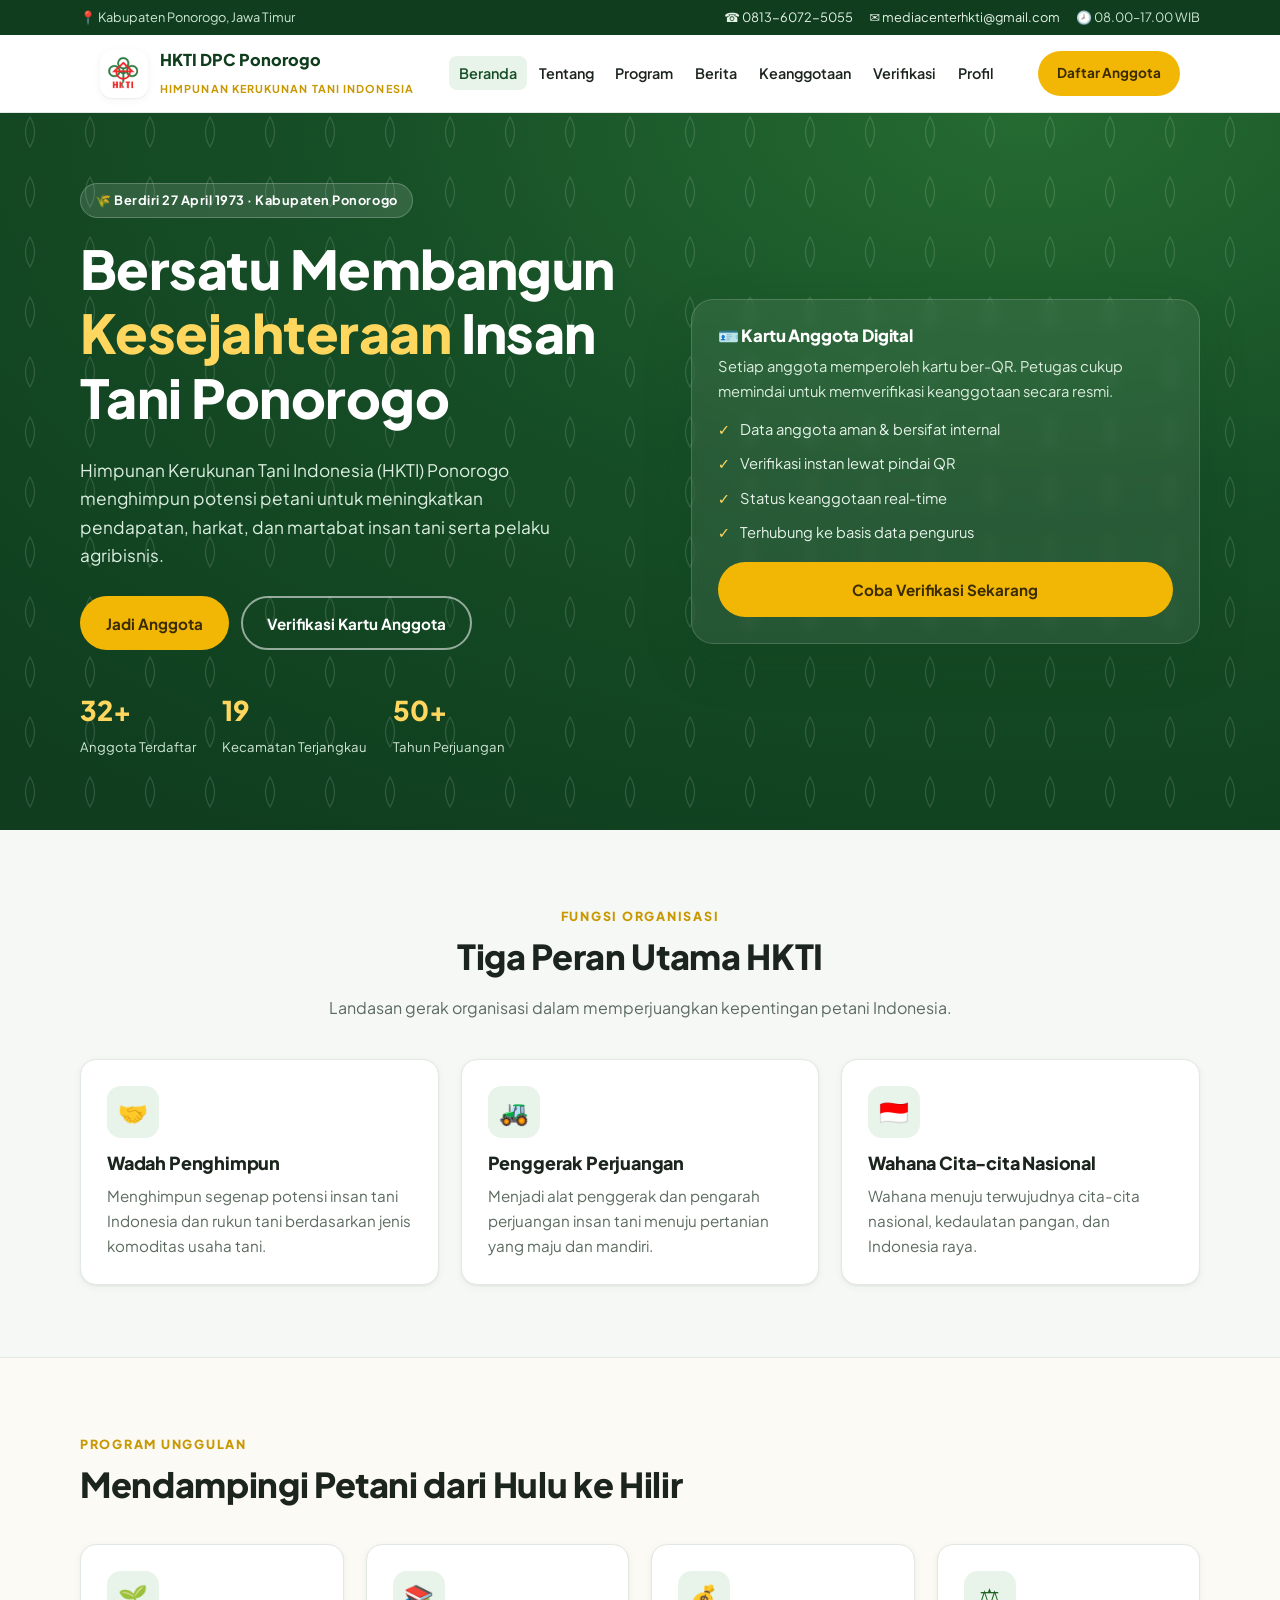
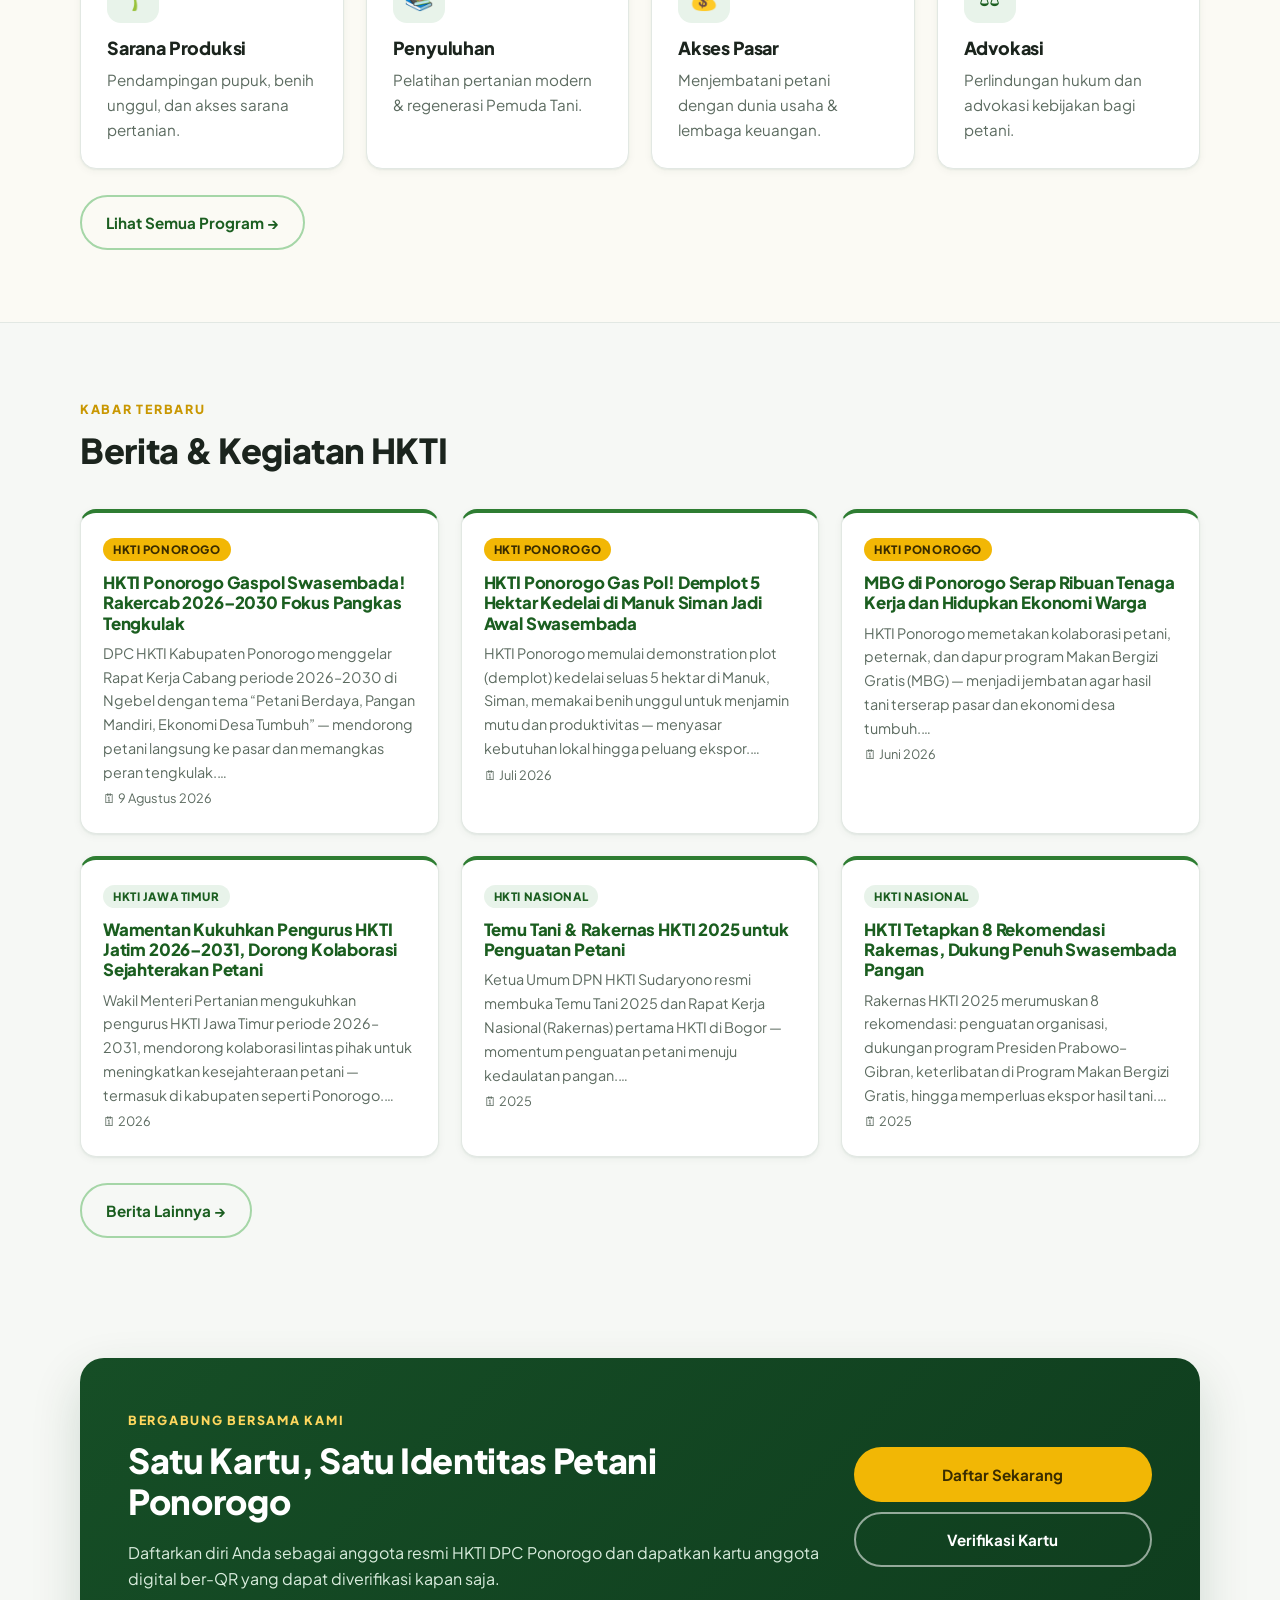
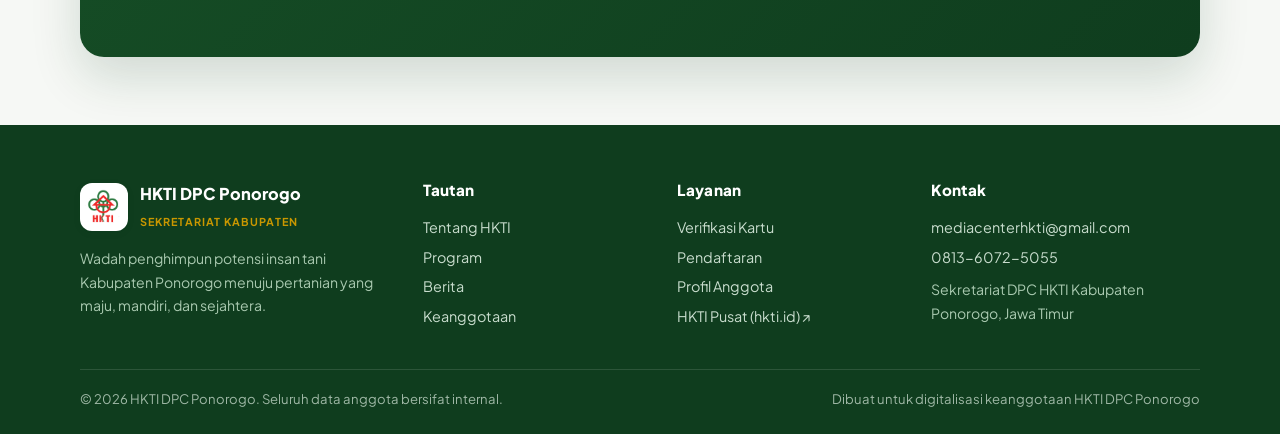
<file: index.html>
<!doctype html>
<html lang="id">
<head>
<meta charset="utf-8">
<meta name="viewport" content="width=device-width,initial-scale=1">
<title>HKTI DPC Ponorogo — Himpunan Kerukunan Tani Indonesia</title>
<meta name="description" content="Portal resmi HKTI Kabupaten Ponorogo. Wadah insan tani menuju pertanian maju, mandiri, dan sejahtera. Verifikasi kartu anggota digital.">
<link rel="preconnect" href="https://fonts.googleapis.com">
<link rel="preconnect" href="https://fonts.gstatic.com" crossorigin>
<link href="https://fonts.googleapis.com/css2?family=Plus+Jakarta+Sans:wght@400;500;600;700;800&display=swap" rel="stylesheet">
<link rel="stylesheet" href="assets/css/style.css">
</head>
<body data-page="index.html">
<header id="site-header"></header>

<!-- HERO -->
<section class="hero">
  <div class="container">
    <div>
      <span class="hero__eyebrow">🌾 Berdiri 27 April 1973 · Kabupaten Ponorogo</span>
      <h1>Bersatu Membangun <span>Kesejahteraan</span> Insan Tani Ponorogo</h1>
      <p>Himpunan Kerukunan Tani Indonesia (HKTI) Ponorogo menghimpun potensi petani untuk meningkatkan pendapatan, harkat, dan martabat insan tani serta pelaku agribisnis.</p>
      <div class="hero__actions">
        <a class="btn btn--gold" href="keanggotaan.html#daftar">Jadi Anggota</a>
        <a class="btn btn--ghost" href="verifikasi.html">Verifikasi Kartu Anggota</a>
      </div>
      <div class="hero__stats">
        <div class="hero__stat"><b id="stat-anggota">32+</b><span>Anggota Terdaftar</span></div>
        <div class="hero__stat"><b>19</b><span>Kecamatan Terjangkau</span></div>
        <div class="hero__stat"><b>50+</b><span>Tahun Perjuangan</span></div>
      </div>
    </div>
    <div class="hero__card">
      <h3>🪪 Kartu Anggota Digital</h3>
      <p style="color:#dcefe0;font-size:.92rem;margin:.4rem 0 0">Setiap anggota memperoleh kartu ber-QR. Petugas cukup memindai untuk memverifikasi keanggotaan secara resmi.</p>
      <ul>
        <li>Data anggota aman &amp; bersifat internal</li>
        <li>Verifikasi instan lewat pindai QR</li>
        <li>Status keanggotaan real-time</li>
        <li>Terhubung ke basis data pengurus</li>
      </ul>
      <a class="btn btn--gold btn--block" style="margin-top:18px" href="verifikasi.html">Coba Verifikasi Sekarang</a>
    </div>
  </div>
</section>

<!-- PILAR / FUNGSI -->
<section class="section">
  <div class="container">
    <div class="section-head center mx-auto center">
      <span class="eyebrow">Fungsi Organisasi</span>
      <h2>Tiga Peran Utama HKTI</h2>
      <p class="muted">Landasan gerak organisasi dalam memperjuangkan kepentingan petani Indonesia.</p>
    </div>
    <div class="grid g-3">
      <div class="card"><div class="card__icon">🤝</div><h3>Wadah Penghimpun</h3><p>Menghimpun segenap potensi insan tani Indonesia dan rukun tani berdasarkan jenis komoditas usaha tani.</p></div>
      <div class="card"><div class="card__icon">🚜</div><h3>Penggerak Perjuangan</h3><p>Menjadi alat penggerak dan pengarah perjuangan insan tani menuju pertanian yang maju dan mandiri.</p></div>
      <div class="card"><div class="card__icon">🇮🇩</div><h3>Wahana Cita-cita Nasional</h3><p>Wahana menuju terwujudnya cita-cita nasional, kedaulatan pangan, dan Indonesia raya.</p></div>
    </div>
  </div>
</section>

<!-- PROGRAM RINGKAS -->
<section class="section" style="background:var(--cream);border-top:1px solid var(--line);border-bottom:1px solid var(--line)">
  <div class="container">
    <div class="section-head"><span class="eyebrow">Program Unggulan</span><h2>Mendampingi Petani dari Hulu ke Hilir</h2></div>
    <div class="grid g-4">
      <div class="card"><div class="card__icon">🌱</div><h3>Sarana Produksi</h3><p>Pendampingan pupuk, benih unggul, dan akses sarana pertanian.</p></div>
      <div class="card"><div class="card__icon">📚</div><h3>Penyuluhan</h3><p>Pelatihan pertanian modern &amp; regenerasi Pemuda Tani.</p></div>
      <div class="card"><div class="card__icon">💰</div><h3>Akses Pasar</h3><p>Menjembatani petani dengan dunia usaha &amp; lembaga keuangan.</p></div>
      <div class="card"><div class="card__icon">⚖️</div><h3>Advokasi</h3><p>Perlindungan hukum dan advokasi kebijakan bagi petani.</p></div>
    </div>
    <div style="margin-top:26px"><a class="btn btn--outline" href="program.html">Lihat Semua Program →</a></div>
  </div>
</section>

<!-- BERITA -->
<section class="section">
  <div class="container">
    <div class="section-head"><span class="eyebrow">Kabar Terbaru</span><h2>Berita &amp; Kegiatan HKTI</h2></div>
    <div class="grid g-3" id="news-grid"></div>
    <div style="margin-top:26px"><a class="btn btn--outline" href="berita.html">Berita Lainnya →</a></div>
  </div>
</section>

<!-- CTA BAND -->
<section class="section section--tight">
  <div class="container">
    <div class="band">
      <div>
        <span class="eyebrow" style="color:var(--gold-300)">Bergabung Bersama Kami</span>
        <h2>Satu Kartu, Satu Identitas Petani Ponorogo</h2>
        <p>Daftarkan diri Anda sebagai anggota resmi HKTI DPC Ponorogo dan dapatkan kartu anggota digital ber-QR yang dapat diverifikasi kapan saja.</p>
      </div>
      <div style="display:flex;flex-direction:column;gap:10px">
        <a class="btn btn--gold btn--block" href="keanggotaan.html#daftar">Daftar Sekarang</a>
        <a class="btn btn--ghost btn--block" href="verifikasi.html">Verifikasi Kartu</a>
      </div>
    </div>
  </div>
</section>

<footer id="site-footer"></footer>
<script src="assets/js/data.js"></script>
<script src="assets/js/firebase-config.js"></script>
<script src="assets/js/app.js"></script>
<script>
  // stats (ambil dari database bila aktif)
  HKTI.ready(function(){
    var vs=HKTI.merged().filter(function(m){return m.status==='verified';}).length;
    document.getElementById('stat-anggota').textContent=vs+'+';
  });
  // news cards
  var svg='<svg viewBox="0 0 24 24" fill="none" stroke="currentColor" stroke-width="1.5"><path d="M4 19V5a2 2 0 0 1 2-2h9l5 5v11a2 2 0 0 1-2 2H6a2 2 0 0 1-2-2z"/><path d="M14 3v6h6"/></svg>';
  function newsCard(n){
    var pon=/ponorogo/i.test(n.kategori||'');
    var thumb=n.gambar?'<div class="news__thumb"><img src="'+HKTI.esc(n.gambar)+'" alt="" loading="lazy" onerror="this.closest(\'.news__thumb\').remove()"></div>':'';
    return '<a class="card news'+(thumb?'':' news--txt')+'" href="'+HKTI.esc(n.link)+'" target="_blank" rel="noopener">'+
      thumb+
      '<div class="news__body"><span class="news__badge'+(pon?' pon':'')+'">'+HKTI.esc(n.kategori||'Berita')+'</span>'+
      '<h3>'+HKTI.esc(n.judul)+'</h3>'+
      '<p class="muted" style="font-size:.9rem">'+HKTI.esc(n.ringkas)+'…</p>'+
      '<time>🗓 '+HKTI.esc(n.tanggal||'2024')+'</time></div></a>';
  }
  document.getElementById('news-grid').innerHTML=(window.HKTI_NEWS||[]).slice(0,6).map(newsCard).join('');
</script>
</body>
</html>
</file>
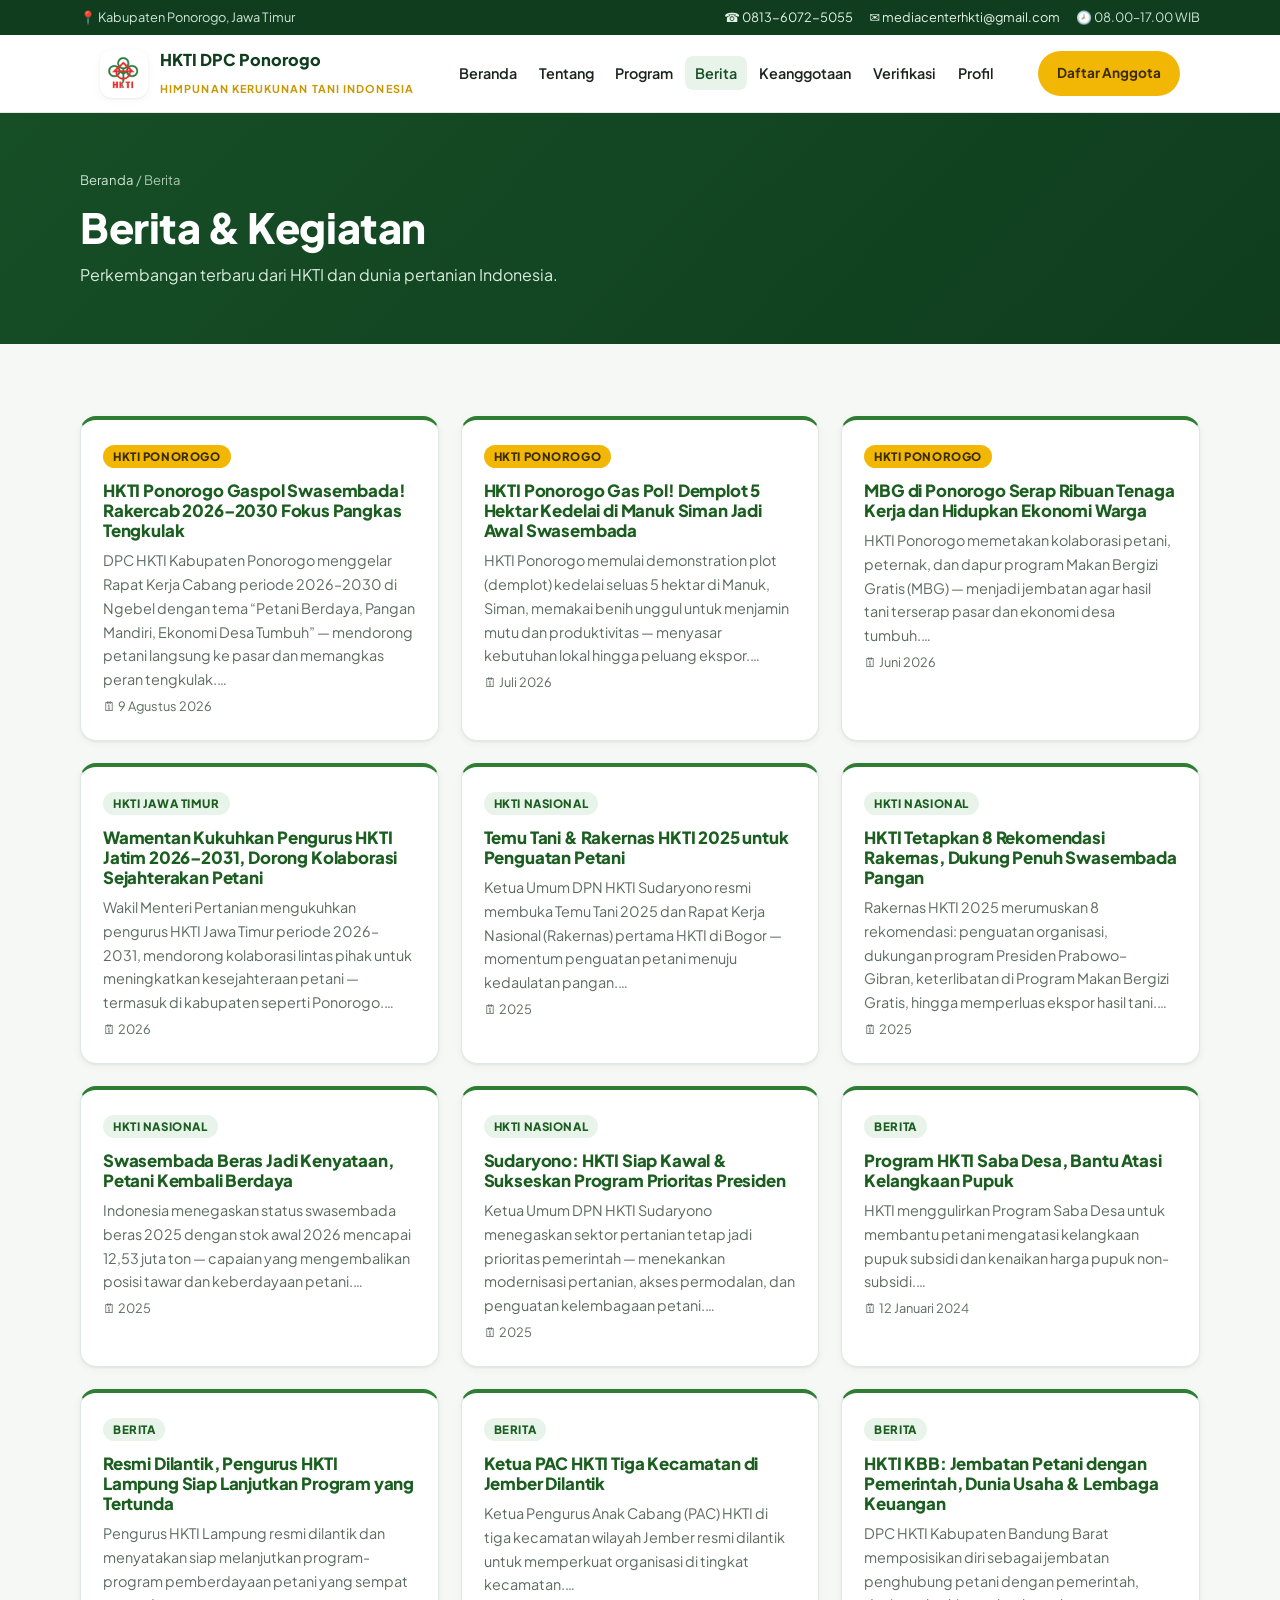
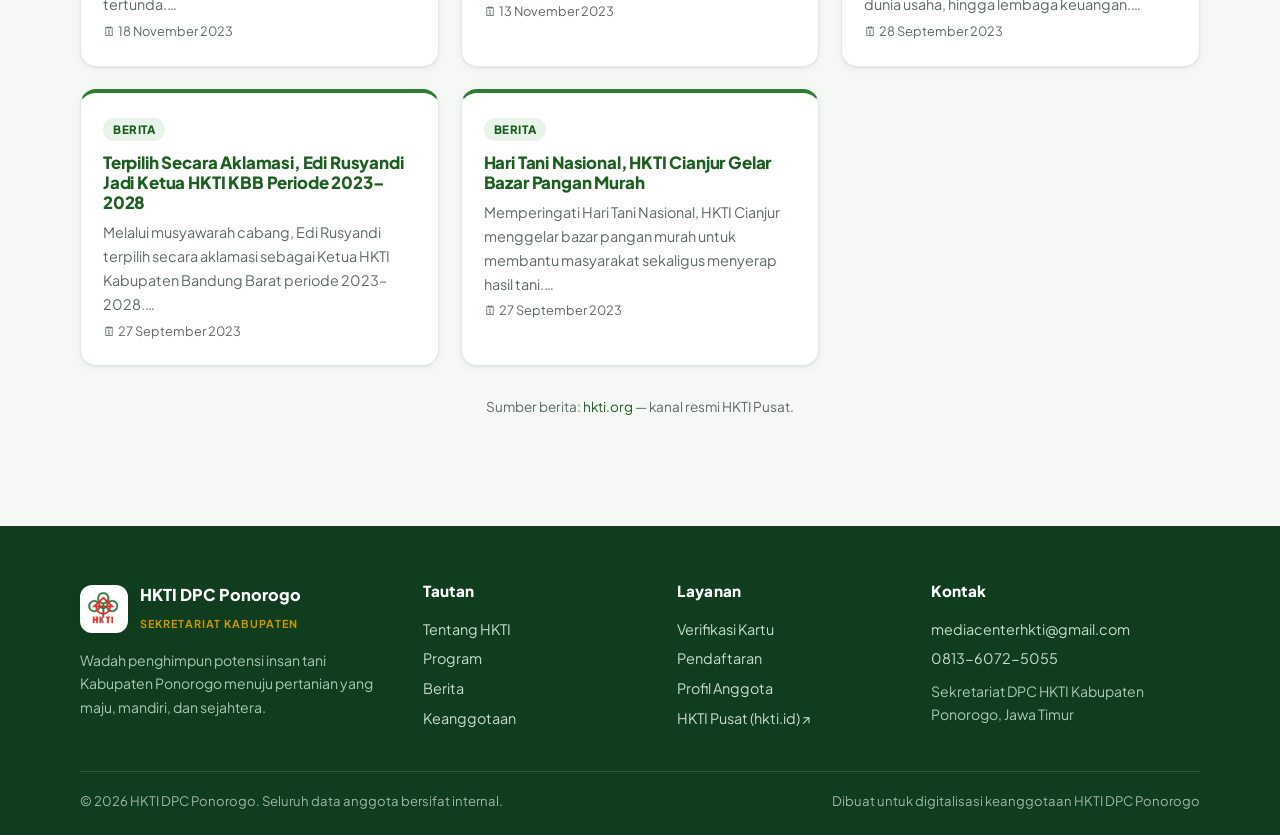
<file: berita.html>
<!doctype html>
<html lang="id">
<head>
<meta charset="utf-8">
<meta name="viewport" content="width=device-width,initial-scale=1">
<title>Berita — HKTI DPC Ponorogo</title>
<meta name="description" content="Berita dan kegiatan terbaru seputar HKTI.">
<link rel="preconnect" href="https://fonts.googleapis.com"><link rel="preconnect" href="https://fonts.gstatic.com" crossorigin>
<link href="https://fonts.googleapis.com/css2?family=Plus+Jakarta+Sans:wght@400;500;600;700;800&display=swap" rel="stylesheet">
<link rel="stylesheet" href="assets/css/style.css">
</head>
<body data-page="berita.html">
<header id="site-header"></header>

<section class="page-hero"><div class="container">
  <div class="crumb"><a href="index.html">Beranda</a> / Berita</div>
  <h1>Berita &amp; Kegiatan</h1>
  <p>Perkembangan terbaru dari HKTI dan dunia pertanian Indonesia.</p>
</div></section>

<section class="section"><div class="container">
  <div class="grid g-3" id="news-grid"></div>
  <p class="muted center" style="margin-top:30px;font-size:.85rem">Sumber berita: <a href="https://hkti.org" target="_blank" rel="noopener">hkti.org</a> — kanal resmi HKTI Pusat.</p>
</div></section>

<footer id="site-footer"></footer>
<script src="assets/js/data.js"></script>
<script src="assets/js/app.js"></script>
<script>
  var svg='<svg viewBox="0 0 24 24" fill="none" stroke="currentColor" stroke-width="1.5"><path d="M4 19V5a2 2 0 0 1 2-2h9l5 5v11a2 2 0 0 1-2 2H6a2 2 0 0 1-2-2z"/><path d="M14 3v6h6"/></svg>';
  document.getElementById('news-grid').innerHTML=(window.HKTI_NEWS||[]).map(function(n){
    var pon=/ponorogo/i.test(n.kategori||'');
    var thumb=n.gambar?'<div class="news__thumb"><img src="'+HKTI.esc(n.gambar)+'" alt="" loading="lazy" onerror="this.closest(\'.news__thumb\').remove()"></div>':'';
    return '<a class="card news'+(thumb?'':' news--txt')+'" href="'+HKTI.esc(n.link)+'" target="_blank" rel="noopener">'+
      thumb+'<div class="news__body">'+
      '<span class="news__badge'+(pon?' pon':'')+'">'+HKTI.esc(n.kategori||'Berita')+'</span><h3>'+HKTI.esc(n.judul)+'</h3>'+
      '<p class="muted" style="font-size:.9rem">'+HKTI.esc(n.ringkas)+'…</p>'+
      '<time>🗓 '+HKTI.esc(n.tanggal||'2024')+'</time></div></a>';
  }).join('');
</script>
</body>
</html>
</file>
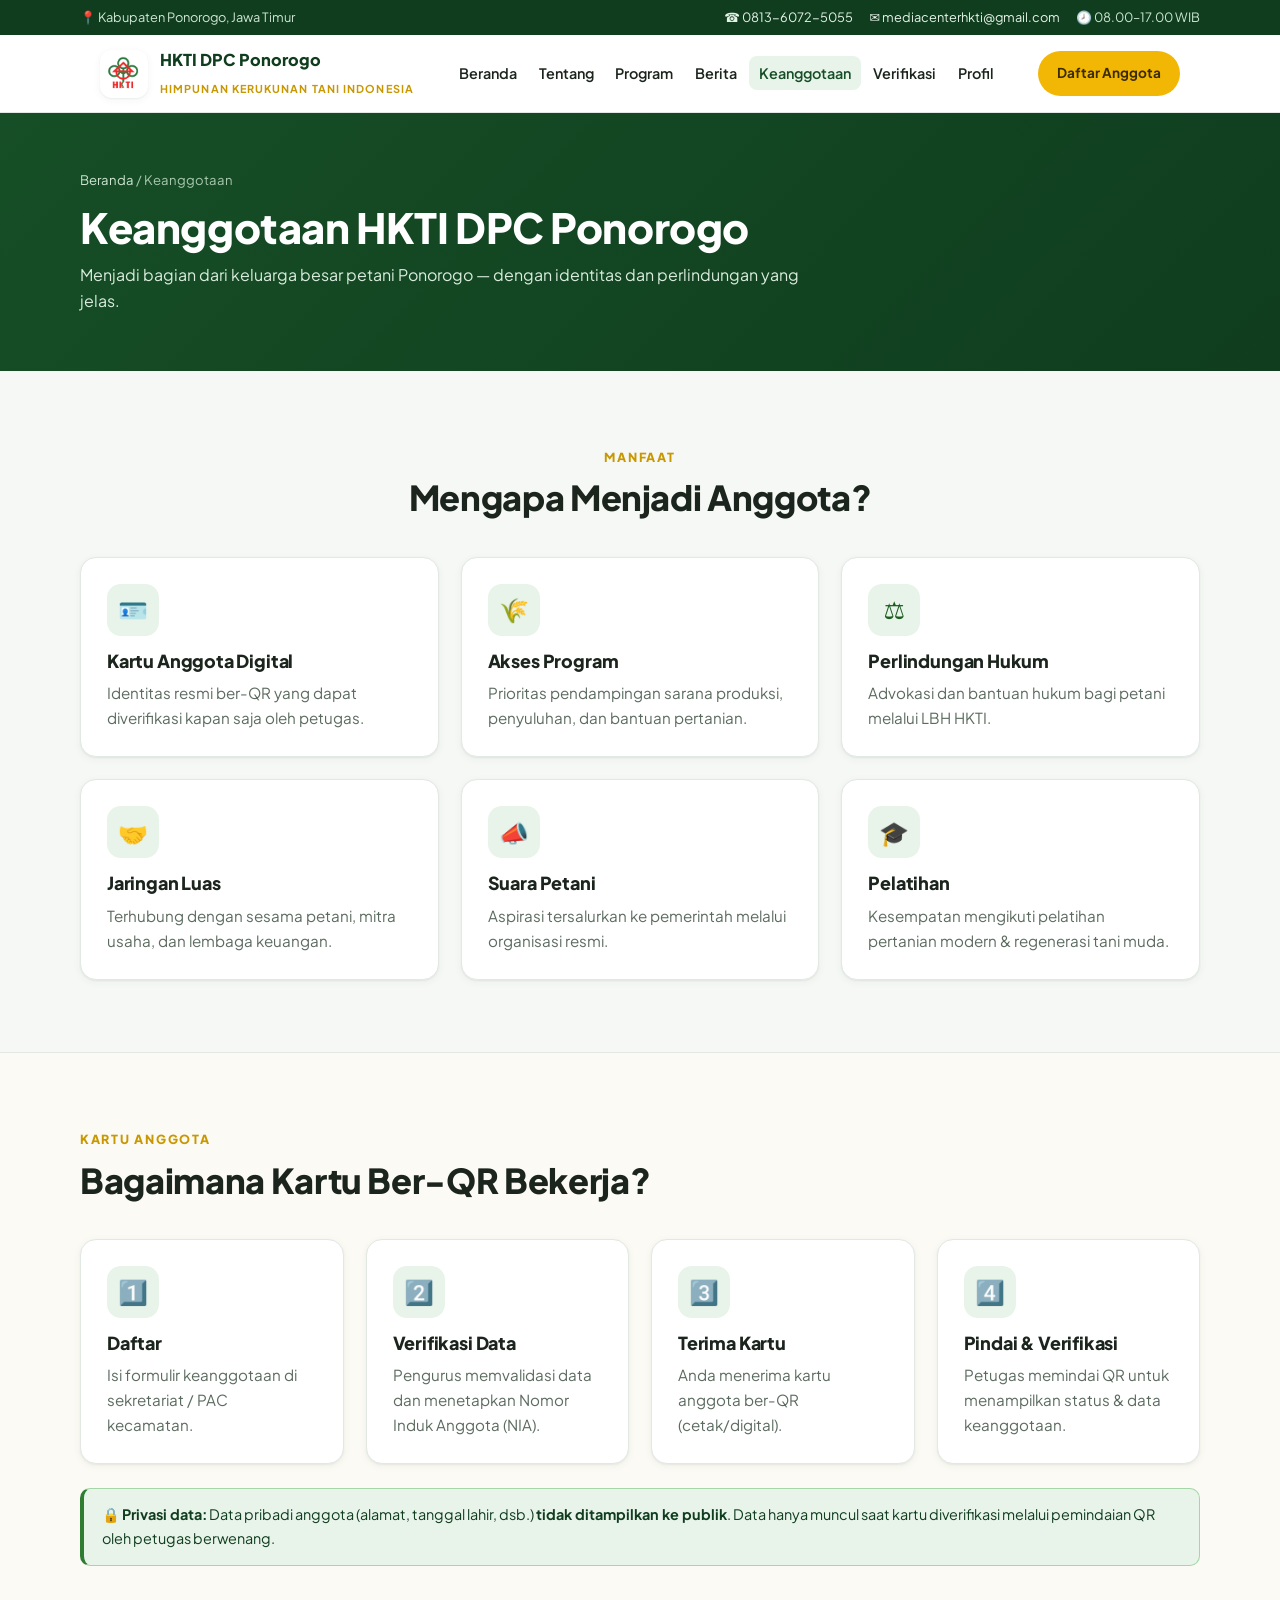
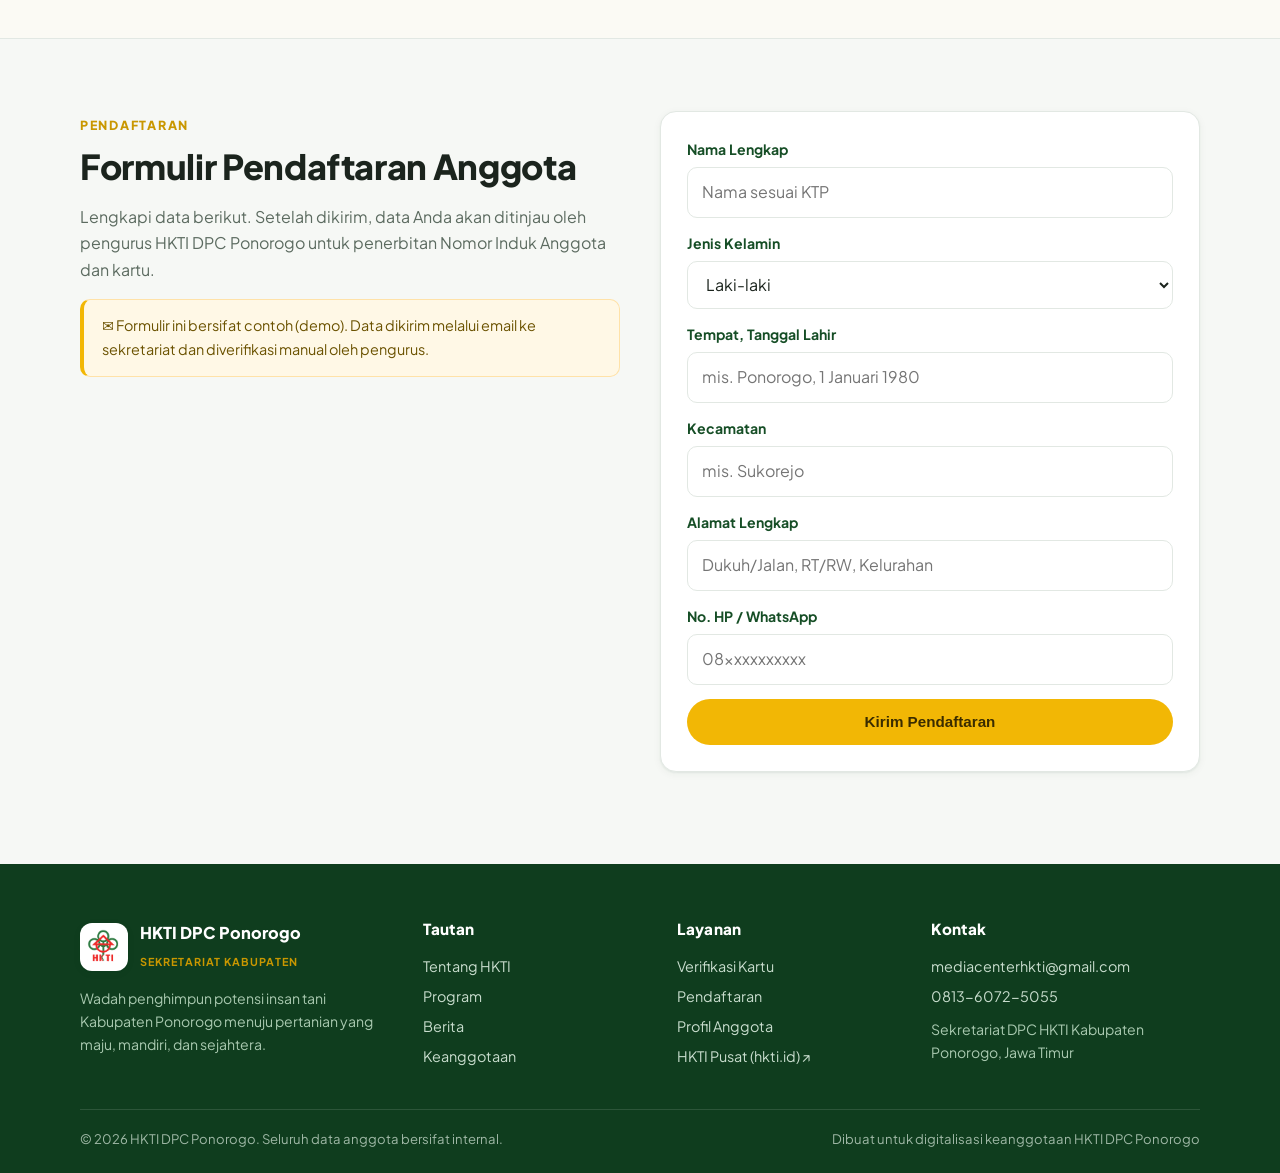
<file: keanggotaan.html>
<!doctype html>
<html lang="id">
<head>
<meta charset="utf-8">
<meta name="viewport" content="width=device-width,initial-scale=1">
<title>Keanggotaan — HKTI DPC Ponorogo</title>
<meta name="description" content="Cara menjadi anggota HKTI DPC Ponorogo, manfaat keanggotaan, dan kartu anggota digital ber-QR.">
<link rel="preconnect" href="https://fonts.googleapis.com"><link rel="preconnect" href="https://fonts.gstatic.com" crossorigin>
<link href="https://fonts.googleapis.com/css2?family=Plus+Jakarta+Sans:wght@400;500;600;700;800&display=swap" rel="stylesheet">
<link rel="stylesheet" href="assets/css/style.css">
</head>
<body data-page="keanggotaan.html">
<header id="site-header"></header>

<section class="page-hero"><div class="container">
  <div class="crumb"><a href="index.html">Beranda</a> / Keanggotaan</div>
  <h1>Keanggotaan HKTI DPC Ponorogo</h1>
  <p>Menjadi bagian dari keluarga besar petani Ponorogo — dengan identitas dan perlindungan yang jelas.</p>
</div></section>

<section class="section"><div class="container">
  <div class="section-head center mx-auto"><span class="eyebrow">Manfaat</span><h2>Mengapa Menjadi Anggota?</h2></div>
  <div class="grid g-3">
    <div class="card"><div class="card__icon">🪪</div><h3>Kartu Anggota Digital</h3><p>Identitas resmi ber-QR yang dapat diverifikasi kapan saja oleh petugas.</p></div>
    <div class="card"><div class="card__icon">🌾</div><h3>Akses Program</h3><p>Prioritas pendampingan sarana produksi, penyuluhan, dan bantuan pertanian.</p></div>
    <div class="card"><div class="card__icon">⚖️</div><h3>Perlindungan Hukum</h3><p>Advokasi dan bantuan hukum bagi petani melalui LBH HKTI.</p></div>
    <div class="card"><div class="card__icon">🤝</div><h3>Jaringan Luas</h3><p>Terhubung dengan sesama petani, mitra usaha, dan lembaga keuangan.</p></div>
    <div class="card"><div class="card__icon">📣</div><h3>Suara Petani</h3><p>Aspirasi tersalurkan ke pemerintah melalui organisasi resmi.</p></div>
    <div class="card"><div class="card__icon">🎓</div><h3>Pelatihan</h3><p>Kesempatan mengikuti pelatihan pertanian modern &amp; regenerasi tani muda.</p></div>
  </div>
</div></section>

<!-- Cara kerja kartu -->
<section class="section" style="background:var(--cream);border-top:1px solid var(--line);border-bottom:1px solid var(--line)"><div class="container">
  <div class="section-head"><span class="eyebrow">Kartu Anggota</span><h2>Bagaimana Kartu Ber-QR Bekerja?</h2></div>
  <div class="grid g-4">
    <div class="card"><div class="card__icon">1️⃣</div><h3>Daftar</h3><p>Isi formulir keanggotaan di sekretariat / PAC kecamatan.</p></div>
    <div class="card"><div class="card__icon">2️⃣</div><h3>Verifikasi Data</h3><p>Pengurus memvalidasi data dan menetapkan Nomor Induk Anggota (NIA).</p></div>
    <div class="card"><div class="card__icon">3️⃣</div><h3>Terima Kartu</h3><p>Anda menerima kartu anggota ber-QR (cetak/digital).</p></div>
    <div class="card"><div class="card__icon">4️⃣</div><h3>Pindai &amp; Verifikasi</h3><p>Petugas memindai QR untuk menampilkan status &amp; data keanggotaan.</p></div>
  </div>
  <div class="notice green" style="margin-top:24px">🔒 <b>Privasi data:</b> Data pribadi anggota (alamat, tanggal lahir, dsb.) <b>tidak ditampilkan ke publik</b>. Data hanya muncul saat kartu diverifikasi melalui pemindaian QR oleh petugas berwenang.</div>
</div></section>

<!-- Daftar -->
<section class="section" id="daftar"><div class="container">
  <div class="grid g-2" style="gap:40px;align-items:start">
    <div>
      <span class="eyebrow">Pendaftaran</span>
      <h2>Formulir Pendaftaran Anggota</h2>
      <p class="muted">Lengkapi data berikut. Setelah dikirim, data Anda akan ditinjau oleh pengurus HKTI DPC Ponorogo untuk penerbitan Nomor Induk Anggota dan kartu.</p>
      <div class="notice">✉️ Formulir ini bersifat contoh (demo). Data dikirim melalui email ke sekretariat dan diverifikasi manual oleh pengurus.</div>
    </div>
    <form class="card" id="reg-form">
      <div class="field"><label>Nama Lengkap</label><input class="input" name="nama" required placeholder="Nama sesuai KTP"></div>
      <div class="field"><label>Jenis Kelamin</label><select class="input" name="jk"><option>Laki-laki</option><option>Perempuan</option></select></div>
      <div class="field"><label>Tempat, Tanggal Lahir</label><input class="input" name="ttl" placeholder="mis. Ponorogo, 1 Januari 1980"></div>
      <div class="field"><label>Kecamatan</label><input class="input" name="kec" placeholder="mis. Sukorejo"></div>
      <div class="field"><label>Alamat Lengkap</label><input class="input" name="alamat" placeholder="Dukuh/Jalan, RT/RW, Kelurahan"></div>
      <div class="field"><label>No. HP / WhatsApp</label><input class="input" name="hp" placeholder="08xxxxxxxxxx"></div>
      <button class="btn btn--gold btn--block" type="submit">Kirim Pendaftaran</button>
    </form>
  </div>
</div></section>

<footer id="site-footer"></footer>
<script src="assets/js/data.js"></script>
<script src="assets/js/app.js"></script>
<script>
  document.getElementById('reg-form').addEventListener('submit',function(e){
    e.preventDefault();var f=e.target;
    var body=['Nama: '+f.nama.value,'Jenis Kelamin: '+f.jk.value,'TTL: '+f.ttl.value,
      'Kecamatan: '+f.kec.value,'Alamat: '+f.alamat.value,'No. HP: '+f.hp.value].join('%0D%0A');
    window.location.href='mailto:mediacenterhkti@gmail.com?subject='+encodeURIComponent('Pendaftaran Anggota HKTI DPC Ponorogo - '+f.nama.value)+'&body='+body;
  });
</script>
</body>
</html>
</file>
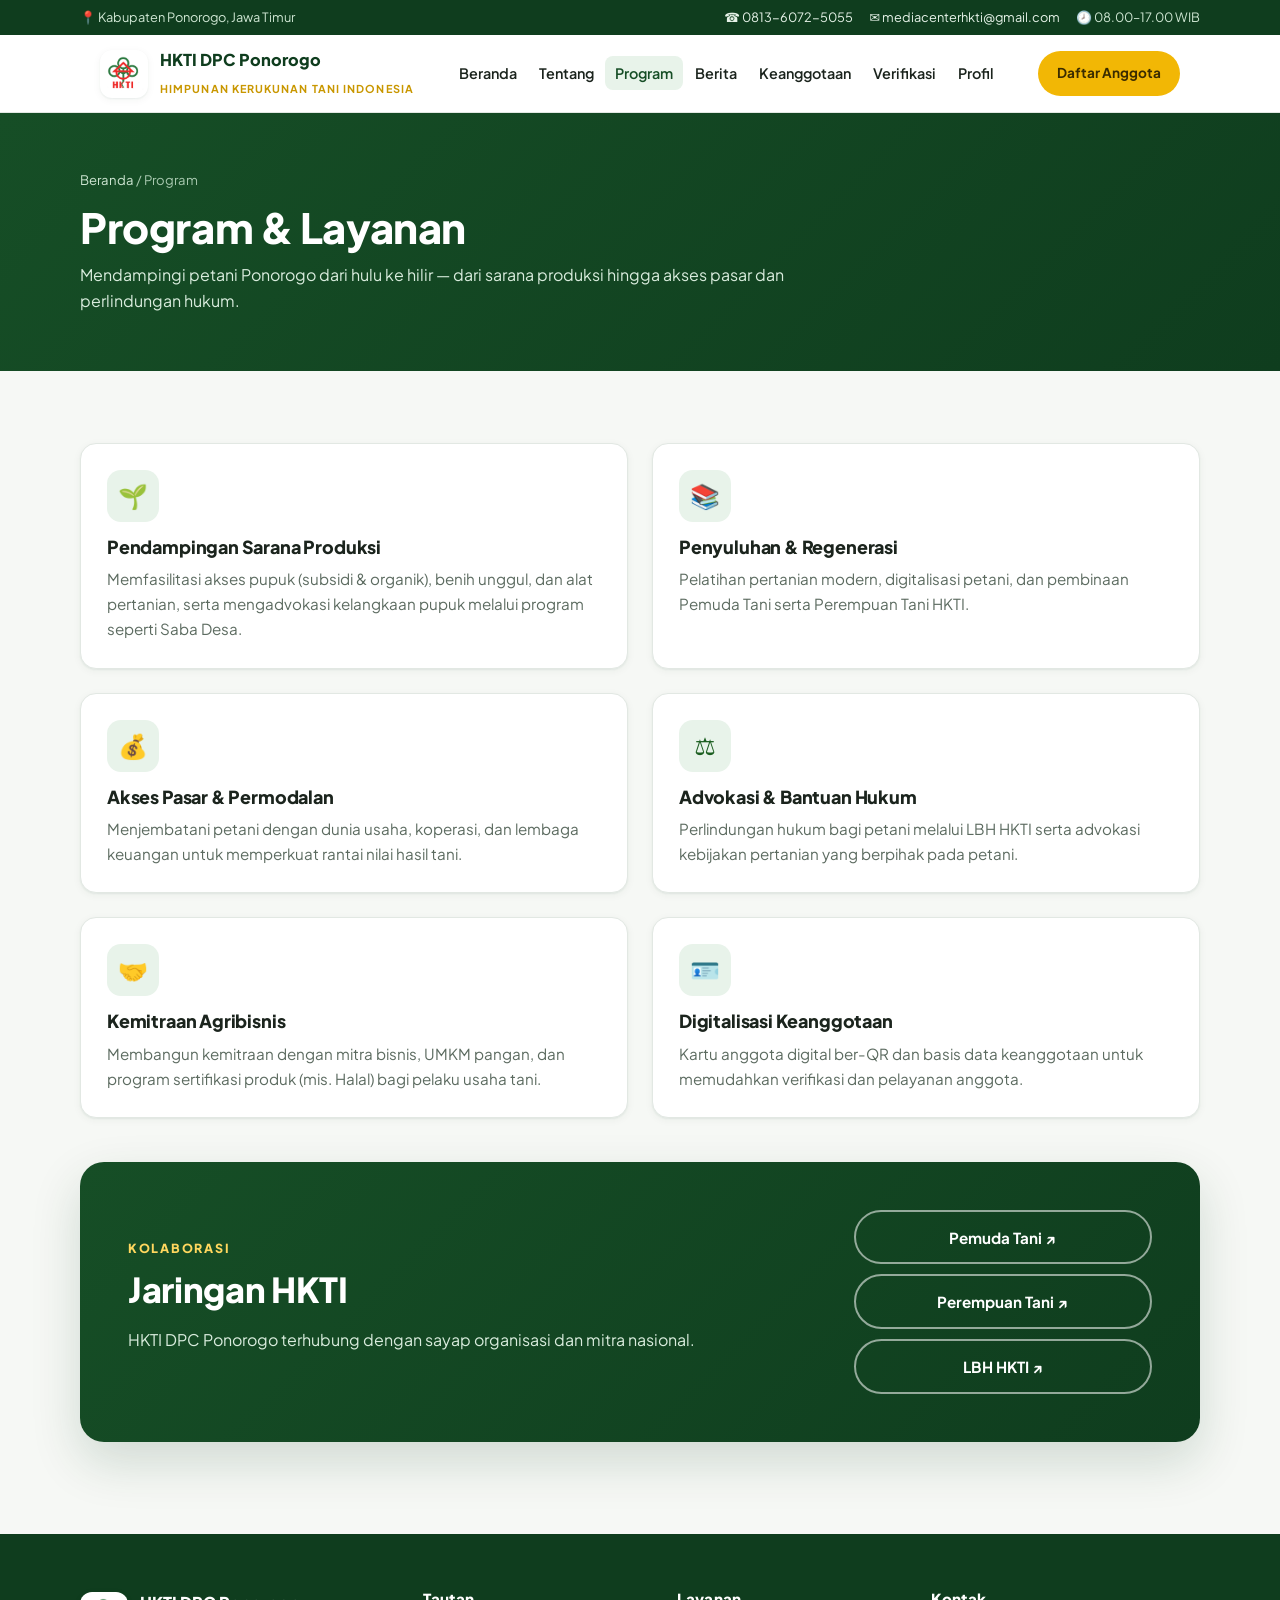
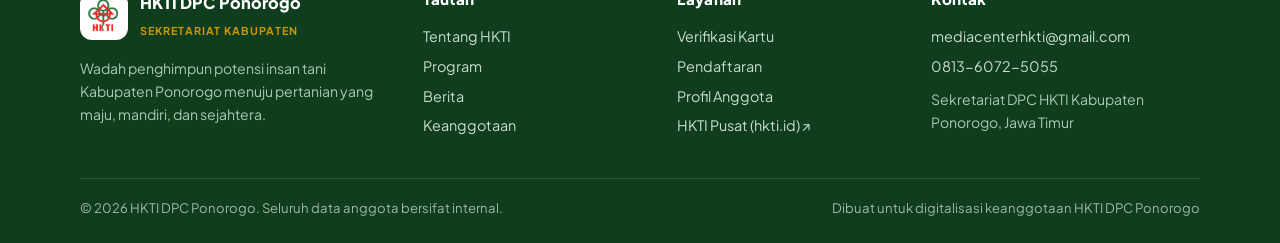
<file: program.html>
<!doctype html>
<html lang="id">
<head>
<meta charset="utf-8">
<meta name="viewport" content="width=device-width,initial-scale=1">
<title>Program — HKTI DPC Ponorogo</title>
<meta name="description" content="Program dan layanan HKTI Kabupaten Ponorogo untuk petani: sarana produksi, penyuluhan, akses pasar, dan advokasi.">
<link rel="preconnect" href="https://fonts.googleapis.com"><link rel="preconnect" href="https://fonts.gstatic.com" crossorigin>
<link href="https://fonts.googleapis.com/css2?family=Plus+Jakarta+Sans:wght@400;500;600;700;800&display=swap" rel="stylesheet">
<link rel="stylesheet" href="assets/css/style.css">
</head>
<body data-page="program.html">
<header id="site-header"></header>

<section class="page-hero"><div class="container">
  <div class="crumb"><a href="index.html">Beranda</a> / Program</div>
  <h1>Program &amp; Layanan</h1>
  <p>Mendampingi petani Ponorogo dari hulu ke hilir — dari sarana produksi hingga akses pasar dan perlindungan hukum.</p>
</div></section>

<section class="section"><div class="container">
  <div class="grid g-2" style="gap:24px">
    <div class="card"><div class="card__icon">🌱</div><h3>Pendampingan Sarana Produksi</h3><p>Memfasilitasi akses pupuk (subsidi &amp; organik), benih unggul, dan alat pertanian, serta mengadvokasi kelangkaan pupuk melalui program seperti Saba Desa.</p></div>
    <div class="card"><div class="card__icon">📚</div><h3>Penyuluhan &amp; Regenerasi</h3><p>Pelatihan pertanian modern, digitalisasi petani, dan pembinaan Pemuda Tani serta Perempuan Tani HKTI.</p></div>
    <div class="card"><div class="card__icon">💰</div><h3>Akses Pasar &amp; Permodalan</h3><p>Menjembatani petani dengan dunia usaha, koperasi, dan lembaga keuangan untuk memperkuat rantai nilai hasil tani.</p></div>
    <div class="card"><div class="card__icon">⚖️</div><h3>Advokasi &amp; Bantuan Hukum</h3><p>Perlindungan hukum bagi petani melalui LBH HKTI serta advokasi kebijakan pertanian yang berpihak pada petani.</p></div>
    <div class="card"><div class="card__icon">🤝</div><h3>Kemitraan Agribisnis</h3><p>Membangun kemitraan dengan mitra bisnis, UMKM pangan, dan program sertifikasi produk (mis. Halal) bagi pelaku usaha tani.</p></div>
    <div class="card"><div class="card__icon">🪪</div><h3>Digitalisasi Keanggotaan</h3><p>Kartu anggota digital ber-QR dan basis data keanggotaan untuk memudahkan verifikasi dan pelayanan anggota.</p></div>
  </div>

  <div class="band" style="margin-top:44px">
    <div>
      <span class="eyebrow" style="color:var(--gold-300)">Kolaborasi</span>
      <h2>Jaringan HKTI</h2>
      <p>HKTI DPC Ponorogo terhubung dengan sayap organisasi dan mitra nasional.</p>
    </div>
    <div style="display:flex;flex-direction:column;gap:10px">
      <a class="btn btn--ghost btn--block" href="https://pemudatanihkti.org/" target="_blank" rel="noopener">Pemuda Tani ↗</a>
      <a class="btn btn--ghost btn--block" href="https://perempuantanihkti.org/" target="_blank" rel="noopener">Perempuan Tani ↗</a>
      <a class="btn btn--ghost btn--block" href="https://lbhhkti.or.id/" target="_blank" rel="noopener">LBH HKTI ↗</a>
    </div>
  </div>
</div></section>

<footer id="site-footer"></footer>
<script src="assets/js/data.js"></script>
<script src="assets/js/app.js"></script>
</body>
</html>
</file>
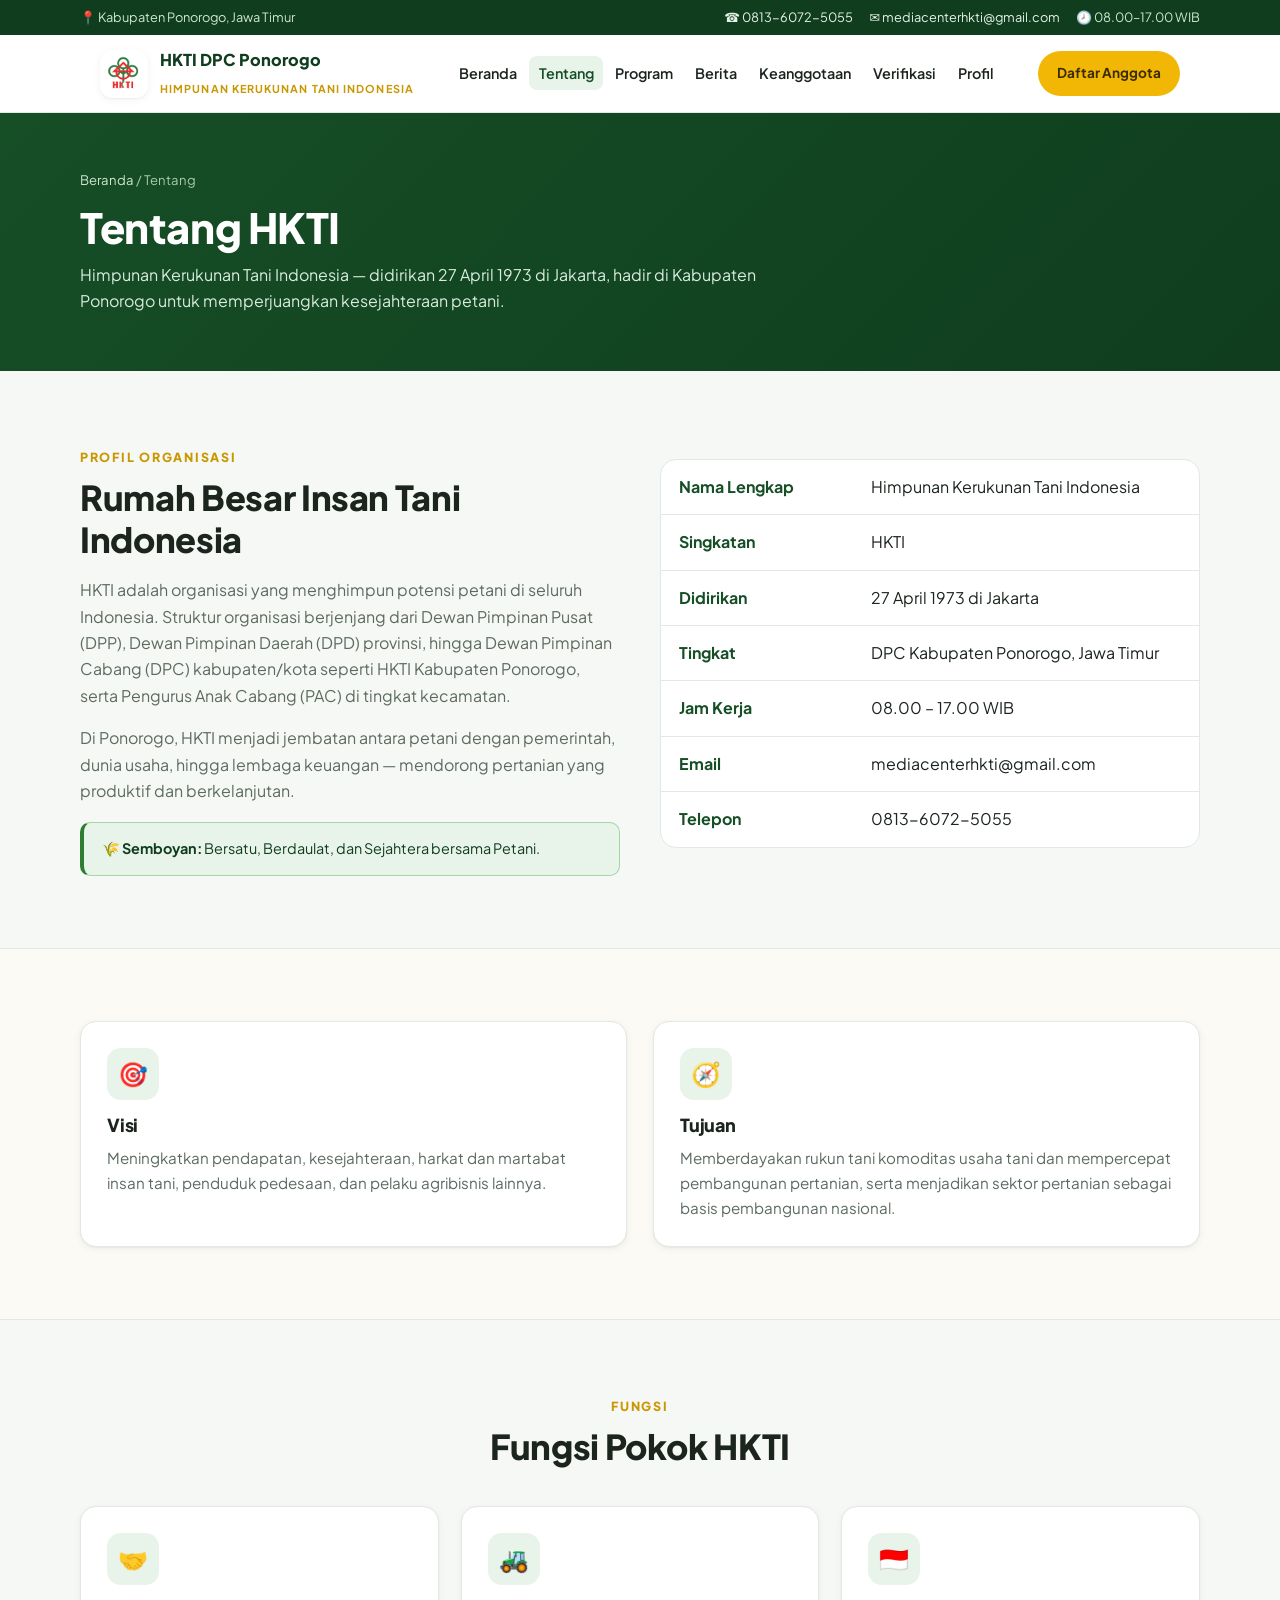
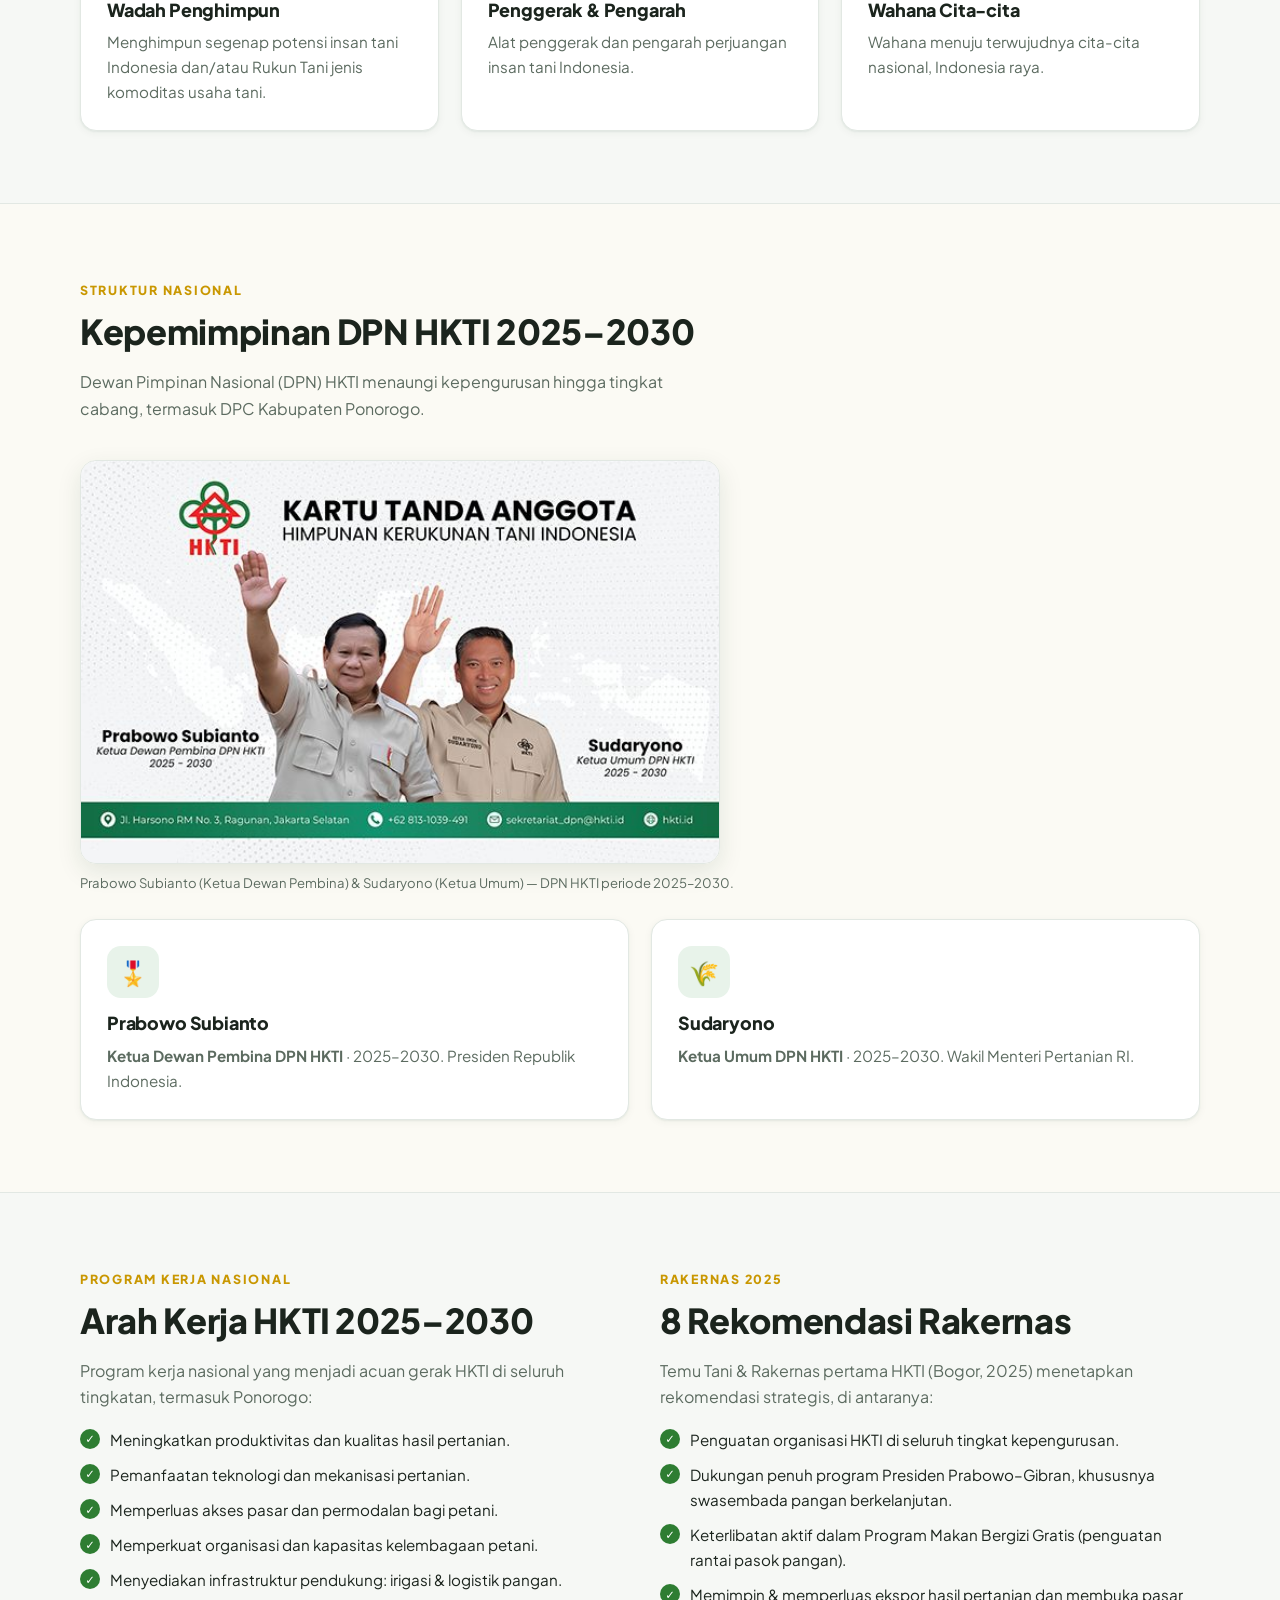
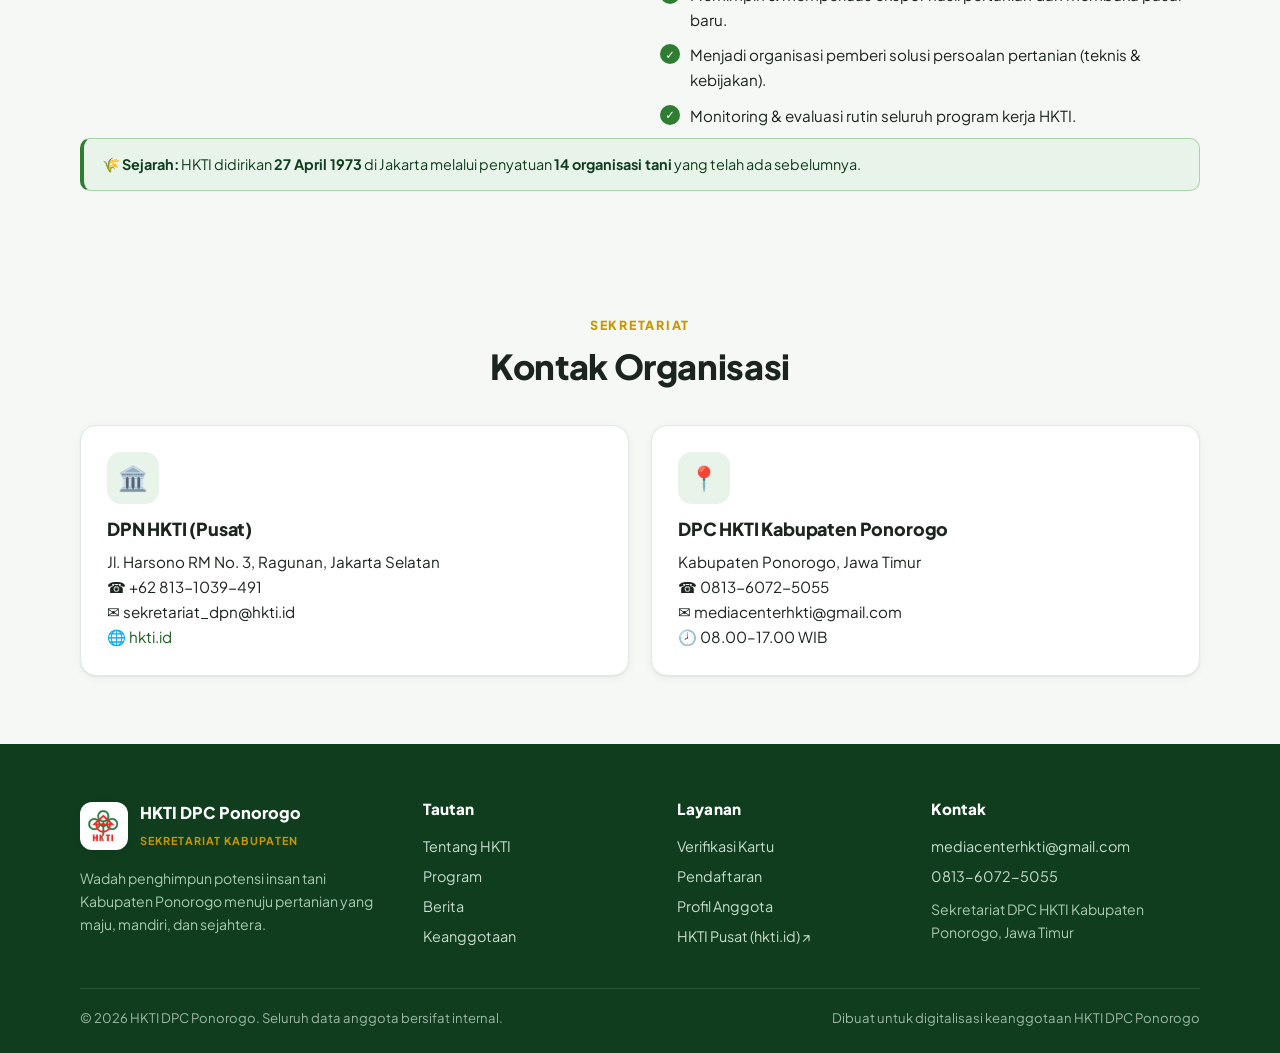
<file: tentang.html>
<!doctype html>
<html lang="id">
<head>
<meta charset="utf-8">
<meta name="viewport" content="width=device-width,initial-scale=1">
<title>Tentang — HKTI DPC Ponorogo</title>
<meta name="description" content="Profil, visi, tujuan, dan fungsi Himpunan Kerukunan Tani Indonesia (HKTI) Kabupaten Ponorogo.">
<link rel="preconnect" href="https://fonts.googleapis.com"><link rel="preconnect" href="https://fonts.gstatic.com" crossorigin>
<link href="https://fonts.googleapis.com/css2?family=Plus+Jakarta+Sans:wght@400;500;600;700;800&display=swap" rel="stylesheet">
<link rel="stylesheet" href="assets/css/style.css">
</head>
<body data-page="tentang.html">
<header id="site-header"></header>

<section class="page-hero"><div class="container">
  <div class="crumb"><a href="index.html">Beranda</a> / Tentang</div>
  <h1>Tentang HKTI</h1>
  <p>Himpunan Kerukunan Tani Indonesia — didirikan 27 April 1973 di Jakarta, hadir di Kabupaten Ponorogo untuk memperjuangkan kesejahteraan petani.</p>
</div></section>

<section class="section"><div class="container">
  <div class="grid g-2" style="align-items:start;gap:40px">
    <div>
      <span class="eyebrow">Profil Organisasi</span>
      <h2>Rumah Besar Insan Tani Indonesia</h2>
      <p class="muted">HKTI adalah organisasi yang menghimpun potensi petani di seluruh Indonesia. Struktur organisasi berjenjang dari Dewan Pimpinan Pusat (DPP), Dewan Pimpinan Daerah (DPD) provinsi, hingga Dewan Pimpinan Cabang (DPC) kabupaten/kota seperti HKTI Kabupaten Ponorogo, serta Pengurus Anak Cabang (PAC) di tingkat kecamatan.</p>
      <p class="muted">Di Ponorogo, HKTI menjadi jembatan antara petani dengan pemerintah, dunia usaha, hingga lembaga keuangan — mendorong pertanian yang produktif dan berkelanjutan.</p>
      <div class="notice green" style="margin-top:18px">🌾 <b>Semboyan:</b> Bersatu, Berdaulat, dan Sejahtera bersama Petani.</div>
    </div>
    <div>
      <dl class="deflist">
        <div><dt>Nama Lengkap</dt><dd>Himpunan Kerukunan Tani Indonesia</dd></div>
        <div><dt>Singkatan</dt><dd>HKTI</dd></div>
        <div><dt>Didirikan</dt><dd>27 April 1973 di Jakarta</dd></div>
        <div><dt>Tingkat</dt><dd>DPC Kabupaten Ponorogo, Jawa Timur</dd></div>
        <div><dt>Jam Kerja</dt><dd>08.00 – 17.00 WIB</dd></div>
        <div><dt>Email</dt><dd>mediacenterhkti@gmail.com</dd></div>
        <div><dt>Telepon</dt><dd>0813-6072-5055</dd></div>
      </dl>
    </div>
  </div>
</div></section>

<section class="section" style="background:var(--cream);border-top:1px solid var(--line);border-bottom:1px solid var(--line)"><div class="container">
  <div class="grid g-2" style="gap:26px">
    <div class="card"><div class="card__icon">🎯</div><h3>Visi</h3><p>Meningkatkan pendapatan, kesejahteraan, harkat dan martabat insan tani, penduduk pedesaan, dan pelaku agribisnis lainnya.</p></div>
    <div class="card"><div class="card__icon">🧭</div><h3>Tujuan</h3><p>Memberdayakan rukun tani komoditas usaha tani dan mempercepat pembangunan pertanian, serta menjadikan sektor pertanian sebagai basis pembangunan nasional.</p></div>
  </div>
</div></section>

<section class="section"><div class="container">
  <div class="section-head center mx-auto"><span class="eyebrow">Fungsi</span><h2>Fungsi Pokok HKTI</h2></div>
  <div class="grid g-3">
    <div class="card"><div class="card__icon">🤝</div><h3>Wadah Penghimpun</h3><p>Menghimpun segenap potensi insan tani Indonesia dan/atau Rukun Tani jenis komoditas usaha tani.</p></div>
    <div class="card"><div class="card__icon">🚜</div><h3>Penggerak &amp; Pengarah</h3><p>Alat penggerak dan pengarah perjuangan insan tani Indonesia.</p></div>
    <div class="card"><div class="card__icon">🇮🇩</div><h3>Wahana Cita-cita</h3><p>Wahana menuju terwujudnya cita-cita nasional, Indonesia raya.</p></div>
  </div>
</div></section>

<!-- KEPEMIMPINAN NASIONAL -->
<section class="section" style="background:var(--cream);border-top:1px solid var(--line);border-bottom:1px solid var(--line)"><div class="container">
  <div class="section-head"><span class="eyebrow">Struktur Nasional</span><h2>Kepemimpinan DPN HKTI 2025–2030</h2>
  <p class="muted">Dewan Pimpinan Nasional (DPN) HKTI menaungi kepengurusan hingga tingkat cabang, termasuk DPC Kabupaten Ponorogo.</p></div>
  <figure style="margin:0 0 26px"><img src="assets/img/kta-front.jpg" alt="Kepemimpinan DPN HKTI 2025–2030" style="width:100%;max-width:640px;border-radius:16px;border:1px solid var(--line);box-shadow:var(--shadow-md)">
  <figcaption class="muted" style="font-size:.82rem;margin-top:8px">Prabowo Subianto (Ketua Dewan Pembina) &amp; Sudaryono (Ketua Umum) — DPN HKTI periode 2025–2030.</figcaption></figure>
  <div class="grid g-2" style="gap:22px">
    <div class="card"><div class="card__icon">🎖️</div><h3>Prabowo Subianto</h3><p><b>Ketua Dewan Pembina DPN HKTI</b> · 2025–2030. Presiden Republik Indonesia.</p></div>
    <div class="card"><div class="card__icon">🌾</div><h3>Sudaryono</h3><p><b>Ketua Umum DPN HKTI</b> · 2025–2030. Wakil Menteri Pertanian RI.</p></div>
  </div>
</div></section>

<!-- PROGRAM & REKOMENDASI NASIONAL -->
<section class="section"><div class="container">
  <div class="grid g-2" style="gap:40px;align-items:start">
    <div>
      <span class="eyebrow">Program Kerja Nasional</span><h2>Arah Kerja HKTI 2025–2030</h2>
      <p class="muted">Program kerja nasional yang menjadi acuan gerak HKTI di seluruh tingkatan, termasuk Ponorogo:</p>
      <ul class="check-list">
        <li>Meningkatkan produktivitas dan kualitas hasil pertanian.</li>
        <li>Pemanfaatan teknologi dan mekanisasi pertanian.</li>
        <li>Memperluas akses pasar dan permodalan bagi petani.</li>
        <li>Memperkuat organisasi dan kapasitas kelembagaan petani.</li>
        <li>Menyediakan infrastruktur pendukung: irigasi &amp; logistik pangan.</li>
      </ul>
    </div>
    <div>
      <span class="eyebrow">Rakernas 2025</span><h2>8 Rekomendasi Rakernas</h2>
      <p class="muted">Temu Tani &amp; Rakernas pertama HKTI (Bogor, 2025) menetapkan rekomendasi strategis, di antaranya:</p>
      <ul class="check-list">
        <li>Penguatan organisasi HKTI di seluruh tingkat kepengurusan.</li>
        <li>Dukungan penuh program Presiden Prabowo–Gibran, khususnya swasembada pangan berkelanjutan.</li>
        <li>Keterlibatan aktif dalam Program Makan Bergizi Gratis (penguatan rantai pasok pangan).</li>
        <li>Memimpin &amp; memperluas ekspor hasil pertanian dan membuka pasar baru.</li>
        <li>Menjadi organisasi pemberi solusi persoalan pertanian (teknis &amp; kebijakan).</li>
        <li>Monitoring &amp; evaluasi rutin seluruh program kerja HKTI.</li>
      </ul>
    </div>
  </div>
  <div class="notice green" style="margin-top:10px">🌾 <b>Sejarah:</b> HKTI didirikan <b>27 April 1973</b> di Jakarta melalui penyatuan <b>14 organisasi tani</b> yang telah ada sebelumnya.</div>
</div></section>

<!-- KONTAK DPN -->
<section class="section section--tight"><div class="container">
  <div class="section-head center mx-auto"><span class="eyebrow">Sekretariat</span><h2>Kontak Organisasi</h2></div>
  <div class="grid g-2" style="gap:22px">
    <div class="card"><div class="card__icon">🏛️</div><h3>DPN HKTI (Pusat)</h3>
      <p style="color:var(--ink)">Jl. Harsono RM No. 3, Ragunan, Jakarta Selatan<br>
      ☎ +62 813-1039-491<br>✉ sekretariat_dpn@hkti.id<br>🌐 <a href="https://hkti.id" target="_blank" rel="noopener">hkti.id</a></p></div>
    <div class="card"><div class="card__icon">📍</div><h3>DPC HKTI Kabupaten Ponorogo</h3>
      <p style="color:var(--ink)">Kabupaten Ponorogo, Jawa Timur<br>
      ☎ 0813-6072-5055<br>✉ mediacenterhkti@gmail.com<br>🕗 08.00–17.00 WIB</p></div>
  </div>
</div></section>

<footer id="site-footer"></footer>
<script src="assets/js/data.js"></script>
<script src="assets/js/app.js"></script>
</body>
</html>
</file>
<file: assets/css/style.css>
/* ============================================================
   HKTI Ponorogo — Design System
   Palet: Hijau tani (deep green) + Emas padi (gold) + krem
   ============================================================ */
:root{
  --green-900:#0f3d1e; --green-800:#164e26; --green-700:#1b5e20;
  --green-600:#2e7d32; --green-500:#43a047; --green-300:#a5d6a7;
  --green-050:#e8f3ea;
  --gold-600:#c99700; --gold-500:#f2b705; --gold-300:#ffd75e;
  --earth:#6d4c2f;
  --ink:#1b241d; --muted:#5c6b60; --line:#e2e8e3;
  --bg:#f6f8f5; --surface:#ffffff; --cream:#fbfaf4;
  --danger:#b3261e; --ok:#1b5e20; --warn:#a86400;
  --radius:16px; --radius-sm:10px;
  --shadow-sm:0 1px 2px rgba(15,61,30,.06),0 2px 8px rgba(15,61,30,.05);
  --shadow-md:0 8px 24px rgba(15,61,30,.10);
  --shadow-lg:0 20px 50px rgba(15,61,30,.16);
  --container:1160px;
  --font:'Plus Jakarta Sans',system-ui,-apple-system,Segoe UI,Roboto,sans-serif;
}
*{box-sizing:border-box}
html{scroll-behavior:smooth;overflow-x:hidden}
body{margin:0;font-family:var(--font);color:var(--ink);background:var(--bg);
  line-height:1.65;-webkit-font-smoothing:antialiased;font-size:16px;overflow-x:hidden}
img{max-width:100%;display:block}
a{color:var(--green-700);text-decoration:none}
h1,h2,h3,h4{line-height:1.2;margin:0 0 .5em;font-weight:800;letter-spacing:-.01em}
h2{font-size:clamp(1.5rem,3vw,2.15rem)}
p{margin:0 0 1rem}
.container{max-width:var(--container);margin:0 auto;padding:0 20px}
.section{padding:72px 0}
.section--tight{padding:48px 0}
.muted{color:var(--muted)}
.center{text-align:center}
.mw-680{max-width:680px}
.mx-auto{margin-left:auto;margin-right:auto}

/* ---------- Buttons ---------- */
.btn{display:inline-flex;align-items:center;gap:.5rem;padding:.8rem 1.5rem;border-radius:999px;
  font-weight:700;font-size:.95rem;border:2px solid transparent;cursor:pointer;transition:.18s;
  background:var(--green-700);color:#fff}
.btn:hover{background:var(--green-800);transform:translateY(-1px);box-shadow:var(--shadow-md)}
.btn--gold{background:var(--gold-500);color:#3a2c00}
.btn--gold:hover{background:var(--gold-600);color:#fff}
.btn--ghost{background:transparent;color:#fff;border-color:rgba(255,255,255,.55)}
.btn--ghost:hover{background:rgba(255,255,255,.14)}
.btn--outline{background:transparent;color:var(--green-700);border-color:var(--green-300)}
.btn--outline:hover{background:var(--green-050)}
.btn--sm{padding:.55rem 1.05rem;font-size:.85rem}
.btn--block{width:100%;justify-content:center}

/* ---------- Header ---------- */
.site-header{position:sticky;top:0;z-index:50;background:rgba(255,255,255,.92);
  backdrop-filter:blur(10px);border-bottom:1px solid var(--line)}
.topbar{background:var(--green-900);color:#cfe6d3;font-size:.8rem}
.topbar .container{display:flex;gap:18px;flex-wrap:wrap;justify-content:space-between;padding:7px 20px}
.topbar a{color:#e6f2e8}
.topbar .tb-right{display:flex;gap:16px;flex-wrap:wrap}
.nav{display:flex;align-items:center;justify-content:space-between;gap:16px;padding:12px 20px}
.brand{display:flex;align-items:center;gap:12px}
.brand__logo{width:48px;height:48px;border-radius:12px;display:grid;place-items:center;
  background:#fff;box-shadow:var(--shadow-sm);flex:none;overflow:hidden;padding:4px}
.brand__logo img{width:100%;height:100%;object-fit:contain;display:block}
.brand{flex:none}
.brand__t{font-weight:900;font-size:1.02rem;line-height:1.1;color:var(--green-900);white-space:nowrap}
.brand__s{font-size:.68rem;letter-spacing:.1em;text-transform:uppercase;color:var(--gold-600);font-weight:700;white-space:nowrap}
.menu{display:flex;gap:2px;align-items:center;list-style:none;margin:0;padding:0;flex-wrap:wrap;justify-content:center}
.menu a{padding:.5rem .62rem;border-radius:8px;color:var(--ink);font-weight:600;font-size:.9rem;white-space:nowrap}
.menu a:hover,.menu a.active{background:var(--green-050);color:var(--green-800)}
.menu-cta{display:none}
.nav__cta{display:flex;gap:8px;align-items:center}
.hamburger{display:none;background:none;border:0;cursor:pointer;padding:8px;color:var(--green-800)}
.hamburger svg{width:26px;height:26px}

/* ---------- Hero ---------- */
.hero{position:relative;color:#fff;overflow:hidden;
  background:radial-gradient(120% 120% at 80% 0%,#256b31 0%,var(--green-800) 45%,var(--green-900) 100%)}
.hero::after{content:"";position:absolute;inset:0;opacity:.14;pointer-events:none;
  background-image:url("data:image/svg+xml,%3Csvg xmlns='http://www.w3.org/2000/svg' width='60' height='60'%3E%3Cpath d='M30 4c6 10 6 20 0 30-6-10-6-20 0-30z' fill='none' stroke='%23ffffff' stroke-width='1.2'/%3E%3C/svg%3E")}
.hero .container{position:relative;z-index:1;display:grid;grid-template-columns:1.05fr .95fr;gap:48px;
  align-items:center;padding-top:70px;padding-bottom:70px}
.hero__eyebrow{display:inline-flex;align-items:center;gap:8px;background:rgba(255,255,255,.12);
  border:1px solid rgba(255,255,255,.22);padding:6px 14px;border-radius:999px;font-size:.8rem;
  font-weight:700;letter-spacing:.04em;margin-bottom:18px}
.hero h1{font-size:clamp(2rem,4.6vw,3.35rem);margin-bottom:.5em}
.hero h1 span{color:var(--gold-300)}
.hero p{font-size:1.08rem;color:#dcefe0;max-width:38ch}
.hero__actions{display:flex;gap:12px;flex-wrap:wrap;margin-top:26px}
.hero__stats{display:flex;gap:26px;margin-top:38px;flex-wrap:wrap}
.hero__stat b{display:block;font-size:1.7rem;color:var(--gold-300);font-weight:900}
.hero__stat span{font-size:.82rem;color:#cfe6d3}
.hero__card{background:rgba(255,255,255,.08);border:1px solid rgba(255,255,255,.16);
  border-radius:22px;padding:26px;backdrop-filter:blur(6px);box-shadow:var(--shadow-lg)}
.hero__card h3{color:#fff;font-size:1.05rem;display:flex;align-items:center;gap:8px}
.hero__card ul{list-style:none;padding:0;margin:14px 0 0;display:grid;gap:10px}
.hero__card li{display:flex;gap:10px;align-items:flex-start;font-size:.92rem;color:#e7f4ea}
.hero__card li::before{content:"✓";color:var(--gold-300);font-weight:900;flex:none}

/* ---------- Cards / grids ---------- */
.grid{display:grid;gap:22px}
.g-3{grid-template-columns:repeat(3,1fr)}
.g-4{grid-template-columns:repeat(4,1fr)}
.g-2{grid-template-columns:repeat(2,1fr)}
.card{background:var(--surface);border:1px solid var(--line);border-radius:var(--radius);
  padding:26px;box-shadow:var(--shadow-sm);transition:.2s}
.card:hover{box-shadow:var(--shadow-md);transform:translateY(-3px);border-color:var(--green-300)}
.card__icon{width:52px;height:52px;border-radius:14px;background:var(--green-050);color:var(--green-700);
  display:grid;place-items:center;font-size:1.5rem;margin-bottom:14px}
.card h3{font-size:1.12rem}
.card p{color:var(--muted);font-size:.95rem;margin:0}

.eyebrow{display:inline-block;color:var(--gold-600);font-weight:800;letter-spacing:.14em;
  text-transform:uppercase;font-size:.78rem;margin-bottom:10px}
.section-head{max-width:640px;margin-bottom:38px}
.section-head.center{margin-left:auto;margin-right:auto}

/* ---------- News ---------- */
.news{display:flex;flex-direction:column;overflow:hidden;padding:0}
.news__body{padding:22px}
.news__badge{background:var(--green-050);color:var(--green-700);font-size:.72rem;font-weight:800;
  padding:4px 10px;border-radius:999px;text-transform:uppercase;letter-spacing:.05em}
.news__thumb{height:172px;background:linear-gradient(135deg,var(--green-500),var(--green-800));
  display:grid;place-items:center;color:rgba(255,255,255,.85);position:relative;overflow:hidden}
.news__thumb svg{width:54px;height:54px;opacity:.6}
.news__thumb img{position:absolute;inset:0;width:100%;height:100%;object-fit:cover}
.news__badge.pon{background:var(--gold-500);color:#3a2c00}
.news h3{font-size:1.05rem;margin:12px 0 8px}
.news time{font-size:.8rem;color:var(--muted)}
.news--txt{border-top:4px solid var(--green-600)}
.news--txt .news__body{padding-top:22px}
.news--txt .news__badge{margin-bottom:2px}

/* ---------- Membership / CTA band ---------- */
.band{background:linear-gradient(135deg,var(--green-800),var(--green-900));color:#fff;border-radius:24px;
  padding:48px;display:grid;grid-template-columns:1.4fr .6fr;gap:30px;align-items:center;box-shadow:var(--shadow-lg)}
.band h2{color:#fff}
.band p{color:#d9ecdd}

/* ---------- Footer ---------- */
.footer{background:var(--green-900);color:#c9ddce;padding:56px 0 24px;margin-top:20px}
.footer__grid{display:grid;grid-template-columns:1.4fr 1fr 1fr 1.2fr;gap:30px}
.footer h4{color:#fff;font-size:.95rem;letter-spacing:.02em;margin-bottom:14px}
.footer a{color:#c9ddce;display:block;padding:3px 0;font-size:.9rem}
.footer a:hover{color:var(--gold-300)}
.footer__bottom{border-top:1px solid rgba(255,255,255,.12);margin-top:36px;padding-top:18px;
  display:flex;justify-content:space-between;gap:14px;flex-wrap:wrap;font-size:.82rem;color:#9fb8a6}

/* ---------- Page hero (interior) ---------- */
.page-hero{background:linear-gradient(135deg,var(--green-800),var(--green-900));color:#fff;padding:56px 0}
.page-hero h1{font-size:clamp(1.8rem,4vw,2.6rem);margin:0}
.page-hero p{color:#d9ecdd;margin:.6rem 0 0;max-width:60ch}
.crumb{font-size:.82rem;color:#a9c9b0;margin-bottom:12px}
.crumb a{color:#cfe6d3}

/* ---------- Info list ---------- */
.deflist{display:grid;gap:0;border:1px solid var(--line);border-radius:var(--radius);overflow:hidden;background:#fff}
.deflist div{display:grid;grid-template-columns:180px 1fr;gap:12px;padding:14px 18px;border-bottom:1px solid var(--line)}
.deflist div:last-child{border-bottom:0}
.deflist dt{font-weight:700;color:var(--green-800)}
.deflist dd{margin:0;color:var(--ink)}
.check-list{list-style:none;padding:0;margin:14px 0 0;display:grid;gap:10px}
.check-list li{display:flex;gap:10px;align-items:flex-start;color:var(--ink);font-size:.95rem}
.check-list li::before{content:"✓";color:#fff;background:var(--green-600);border-radius:50%;width:20px;height:20px;
  display:grid;place-items:center;font-size:.72rem;font-weight:900;flex:none;margin-top:2px}

/* ---------- Verifikasi / Kartu Anggota ---------- */
.tool-wrap{max-width:520px;margin:0 auto}
.reader-box{border:2px dashed var(--green-300);border-radius:var(--radius);padding:18px;background:#fff}
#qr-reader{border-radius:12px;overflow:hidden}
.status-pill{display:inline-flex;align-items:center;gap:8px;padding:8px 16px;border-radius:999px;
  font-weight:800;font-size:.9rem}
.status-pill.ok{background:#e6f4ea;color:var(--ok)}
.status-pill.bad{background:#fbe9e7;color:var(--danger)}
.status-pill.pend{background:#fff4e0;color:var(--warn)}

/* Kartu anggota (ID card) */
.id-card{width:340px;max-width:100%;border-radius:18px;overflow:hidden;background:#fff;
  box-shadow:var(--shadow-lg);border:1px solid var(--line);margin:0 auto}
.id-card__top{background:linear-gradient(135deg,var(--green-700),var(--green-900));color:#fff;
  padding:16px 18px;display:flex;align-items:center;gap:10px}
.id-card__top .logo{width:38px;height:38px;border-radius:9px;background:rgba(255,255,255,.15);
  display:grid;place-items:center;color:var(--gold-300);font-weight:900;flex:none}
.id-card__top b{font-size:.95rem;line-height:1.1}
.id-card__top span{font-size:.68rem;letter-spacing:.12em;text-transform:uppercase;color:#bfe0c6}
.avatar{width:66px;height:66px;border-radius:12px;overflow:hidden;flex:none;border:2px solid var(--green-300);
  background:var(--green-050);display:grid;place-items:center}
.avatar img{width:100%;height:100%;object-fit:cover}
.avatar--init{font-weight:900;color:var(--green-700);font-size:1.35rem;letter-spacing:.02em;
  background:linear-gradient(145deg,var(--green-050),#d4ecd8)}
.avatar--lg{width:104px;height:104px;border-radius:16px}
.id-card__photo{display:flex;gap:12px;align-items:center;margin-bottom:6px}
.id-card__body{padding:18px;display:grid;grid-template-columns:1fr auto;gap:16px;align-items:center}
.id-card__field{margin-bottom:8px}
.id-card__field label{display:block;font-size:.62rem;letter-spacing:.08em;text-transform:uppercase;color:var(--muted);font-weight:700}
.id-card__field b{font-size:.92rem}
.id-card__qr{width:104px;height:104px;background:#fff;padding:6px;border:1px solid var(--line);border-radius:10px}
.id-card__qr img,.id-card__qr canvas{width:100%!important;height:100%!important}
.id-card__foot{background:var(--cream);border-top:1px solid var(--line);padding:10px 18px;
  font-size:.7rem;color:var(--muted);display:flex;justify-content:space-between;align-items:center}
.id-card__nia{font-family:ui-monospace,Menlo,monospace;letter-spacing:.04em}

/* ---------- KTA flip card (seperti PDF) ---------- */
.kta{width:380px;max-width:100%;margin:0 auto;perspective:1400px}
.kta__inner{position:relative;width:100%;aspect-ratio:1.588/1;transition:transform .7s cubic-bezier(.4,.2,.2,1);transform-style:preserve-3d}
.kta.flip .kta__inner{transform:rotateY(180deg)}
.kta__face{position:absolute;inset:0;backface-visibility:hidden;-webkit-backface-visibility:hidden;border-radius:16px;overflow:hidden;box-shadow:var(--shadow-lg);border:1px solid var(--line);background:#fff}
.kta__front{padding:0}
.kta__front img{width:100%;height:100%;object-fit:cover;display:block}
.kta__back{transform:rotateY(180deg);display:flex;flex-direction:column}
.kta__bar{height:12px;background:linear-gradient(90deg,var(--green-700),var(--green-500));flex:none}
.kta__bar--b{background:linear-gradient(90deg,var(--green-800),var(--green-700))}
.kta__bhead{display:flex;align-items:center;gap:8px;padding:8px 12px 4px}
.kta__bhead img{width:34px;height:34px;object-fit:contain}
.kta__bhead b{font-size:.72rem;line-height:1;color:var(--green-900)}
.kta__bhead span{font-size:.54rem;letter-spacing:.06em;color:var(--muted);text-transform:uppercase}
.kta__bbody{flex:1;display:flex;gap:10px;padding:4px 12px 8px;align-items:center}
.kta__photo{width:78px;height:98px;border-radius:8px;object-fit:cover;border:1px solid var(--line);background:var(--green-050);flex:none}
.kta__photo.avatar{display:grid;place-items:center}
.kta__rows{flex:1;font-size:.62rem;line-height:1.5;color:var(--ink);min-width:0}
.kta__rows div{display:flex;gap:4px}
.kta__rows dt{color:var(--muted);width:64px;flex:none}
.kta__rows dd{margin:0;font-weight:600;overflow:hidden;text-overflow:ellipsis;white-space:nowrap}
.kta__qr{width:64px;height:64px;flex:none;background:#fff;padding:3px;border:1px solid var(--line);border-radius:6px;align-self:center}
.kta__qr img,.kta__qr canvas{width:100%!important;height:100%!important}
.kta-actions{display:flex;gap:10px;justify-content:center;margin-top:16px;flex-wrap:wrap}

/* ---------- Profil Anggota (mobile-style) ---------- */
.profile-shell{max-width:460px;margin:0 auto}
.profile-hero{background:radial-gradient(120% 90% at 50% 0%,#2e7d32,var(--green-800) 60%,var(--green-900));
  border-radius:0 0 28px 28px;color:#fff;padding:26px 22px 64px;text-align:center;position:relative}
.profile-hero__top{display:flex;justify-content:space-between;align-items:center;margin-bottom:14px}
.profile-hero__top h1{font-size:1.15rem;margin:0}
.profile-hero__actions{display:flex;gap:8px}
.profile-hero__actions button{width:38px;height:38px;border-radius:11px;border:0;cursor:pointer;
  background:rgba(255,255,255,.16);color:#fff;font-size:1rem;display:grid;place-items:center}
.profile-ava{width:132px;height:132px;border-radius:50%;margin:6px auto 0;position:relative;
  border:5px solid rgba(255,255,255,.9);overflow:hidden;background:var(--green-050)}
.profile-ava img{width:100%;height:100%;object-fit:cover}
.profile-ava .avatar{width:100%;height:100%;border:0;border-radius:0;font-size:2.6rem}
.profile-cam{position:absolute;right:6px;bottom:6px;width:34px;height:34px;border-radius:50%;
  background:var(--gold-500);color:#3a2c00;border:3px solid #fff;display:grid;place-items:center;cursor:pointer;font-size:.9rem}
.profile-name{font-size:1.5rem;font-weight:800;margin:14px 0 6px}
.profile-badge{display:inline-block;background:var(--gold-500);color:#3a2c00;font-weight:800;
  padding:5px 18px;border-radius:999px;font-size:.85rem}
.profile-loc{margin-top:12px;color:#dcefe0;font-size:.92rem}
.profile-card{background:#fff;border:1px solid var(--line);border-radius:18px;box-shadow:var(--shadow-md);
  margin:-44px 16px 0;padding:18px;position:relative;z-index:1}
.pc-row{display:flex;align-items:center;gap:14px;padding:14px 4px}
.pc-row+.pc-row{border-top:1px solid var(--line)}
.pc-ico{width:46px;height:46px;border-radius:12px;background:var(--green-050);color:var(--green-700);
  display:grid;place-items:center;font-size:1.3rem;flex:none}
.pc-row .grow{flex:1;min-width:0}
.pc-row small{display:block;color:var(--muted);font-size:.75rem}
.pc-row b{font-size:1.05rem;letter-spacing:.02em}
.pc-contact{display:flex;gap:8px;flex-wrap:wrap;border-top:1px solid var(--line);margin-top:6px;padding-top:12px;font-size:.85rem;color:var(--muted)}
.pc-contact span{display:flex;align-items:center;gap:6px}
.section-label{font-size:.78rem;font-weight:800;letter-spacing:.12em;color:var(--muted);text-transform:uppercase;margin:26px 16px 10px}
.menu-card{background:#fff;border:1px solid var(--line);border-radius:16px;margin:0 16px;box-shadow:var(--shadow-sm);overflow:hidden}
.menu-item{display:flex;align-items:center;gap:14px;padding:16px;cursor:pointer;background:none;border:0;width:100%;text-align:left;font:inherit;color:var(--ink)}
.menu-item+.menu-item{border-top:1px solid var(--line)}
.menu-item:hover{background:var(--cream)}
.menu-item .grow{flex:1}
.menu-item .chev{color:var(--muted)}
.modal-wrap{display:none;position:fixed;inset:0;background:rgba(15,61,30,.55);z-index:100;padding:20px;overflow:auto}
.modal-wrap.open{display:block}
.modal-card{max-width:460px;margin:36px auto;background:#fff;border-radius:18px;padding:22px;box-shadow:var(--shadow-lg)}

.field{margin-bottom:14px}
.field label{display:block;font-weight:700;font-size:.88rem;margin-bottom:6px;color:var(--green-800)}
.input,select.input{width:100%;padding:.7rem .9rem;border:1.5px solid var(--line);border-radius:10px;
  font:inherit;background:#fff;color:var(--ink)}
.input:focus{outline:none;border-color:var(--green-500);box-shadow:0 0 0 3px var(--green-050)}

/* Table (admin) */
.table-wrap{overflow-x:auto;border:1px solid var(--line);border-radius:var(--radius);background:#fff}
table.tbl{width:100%;border-collapse:collapse;font-size:.9rem;min-width:720px}
.tbl th,.tbl td{padding:11px 14px;text-align:left;border-bottom:1px solid var(--line)}
.tbl th{background:var(--green-050);color:var(--green-800);font-weight:800;position:sticky;top:0}
.tbl tr:hover td{background:var(--cream)}
.tag{display:inline-block;font-size:.72rem;font-weight:800;padding:3px 9px;border-radius:999px}
.tag.ok{background:#e6f4ea;color:var(--ok)} .tag.pend{background:#fff4e0;color:var(--warn)}

.notice{background:#fff8e6;border:1px solid #ffe2a8;border-left:4px solid var(--gold-500);
  padding:14px 18px;border-radius:10px;font-size:.9rem;color:#6b5200}
.notice.green{background:var(--green-050);border-color:var(--green-300);border-left-color:var(--green-600);color:var(--green-900)}

/* ---------- Responsive ---------- */
@media(max-width:900px){
  .hero .container{grid-template-columns:1fr;gap:30px}
  .g-4{grid-template-columns:repeat(2,1fr)}
  .g-3{grid-template-columns:repeat(2,1fr)}
  .band{grid-template-columns:1fr;text-align:center}
  .footer__grid{grid-template-columns:1fr 1fr}
  .menu,.nav__cta .btn--outline{display:none}
  .menu.open{display:flex;position:absolute;top:100%;left:0;right:0;flex-direction:column;
    background:#fff;border-bottom:1px solid var(--line);padding:12px;gap:2px;box-shadow:var(--shadow-md);max-height:80vh;overflow:auto}
  .menu.open a:not(.btn){padding:.8rem 1rem}
  .menu.open .menu-cta{display:block;margin-top:8px}
  .hamburger{display:block}
  .nav{position:relative}
}
@media(max-width:560px){
  .g-4,.g-3,.g-2,.footer__grid{grid-template-columns:1fr}
  .section{padding:52px 0}
  .band{padding:32px 22px}
  .deflist div{grid-template-columns:1fr}
  .deflist dt{color:var(--muted);font-size:.78rem}
  /* header rapih di HP: sembunyikan subjudul brand & rampingkan topbar */
  .brand__s{display:none}
  .brand__t{font-size:1.06rem}
  .brand__logo{width:42px;height:42px}
  .nav{padding:10px 16px;gap:10px}
  .nav__cta{gap:6px}
  .topbar{font-size:.72rem}
  .topbar .container{gap:4px 14px;padding:6px 16px}
  .topbar .tb-right a[href^="mailto:"],.topbar .tb-right span{display:none}
  .nav__cta .btn--gold{display:none}
  .hero .container{padding-top:40px;padding-bottom:44px}
  .page-hero{padding:40px 0}
  .band{gap:20px}
}
@media print{
  .site-header,.footer,.no-print{display:none!important}
  body{background:#fff}
  .id-card{box-shadow:none;border:1px solid #999}
}

/* ===== Admin: tabs, chips, kartu lahan ===== */
.tabs{display:flex;gap:6px;border-bottom:2px solid var(--line);margin:14px 0 16px;flex-wrap:wrap}
.tabs .tab{appearance:none;background:none;border:0;padding:9px 14px;font:600 .9rem inherit;color:var(--muted);cursor:pointer;border-bottom:2px solid transparent;margin-bottom:-2px;border-radius:8px 8px 0 0}
.tabs .tab.is-active{color:var(--green-800);border-bottom-color:var(--green-700);background:var(--green-050)}
.tabpane{display:none}
.tabpane.is-active{display:block;animation:fade .2s ease}
@keyframes fade{from{opacity:0}to{opacity:1}}
.chips{display:flex;flex-wrap:wrap;gap:6px}
.chip{display:inline-flex;align-items:center;gap:6px;background:var(--green-050);color:var(--green-800);border:1px solid var(--green-100,#cfe6d4);border-radius:999px;padding:4px 10px;font-size:.82rem;font-weight:600}
.chip button{appearance:none;border:0;background:none;color:var(--green-700);cursor:pointer;font-size:1rem;line-height:1;padding:0}
.landcard{border:1px solid var(--line);border-radius:12px;padding:12px;margin-bottom:12px;background:var(--cream,#fbfdfb)}
.landcard__head{display:flex;justify-content:space-between;align-items:center;margin-bottom:8px}
.landcard__head b{font-size:.9rem}
.landcard .row{display:flex;gap:10px;flex-wrap:wrap}
.landcard .row>.field{flex:1;min-width:120px;margin:0 0 8px}
.landcard label{font-size:.78rem}
.landcard .input{padding:8px 10px;font-size:.9rem}
.land-photo{width:100%;max-height:150px;object-fit:cover;border-radius:8px;border:1px solid var(--line);margin-top:6px}
</file>
